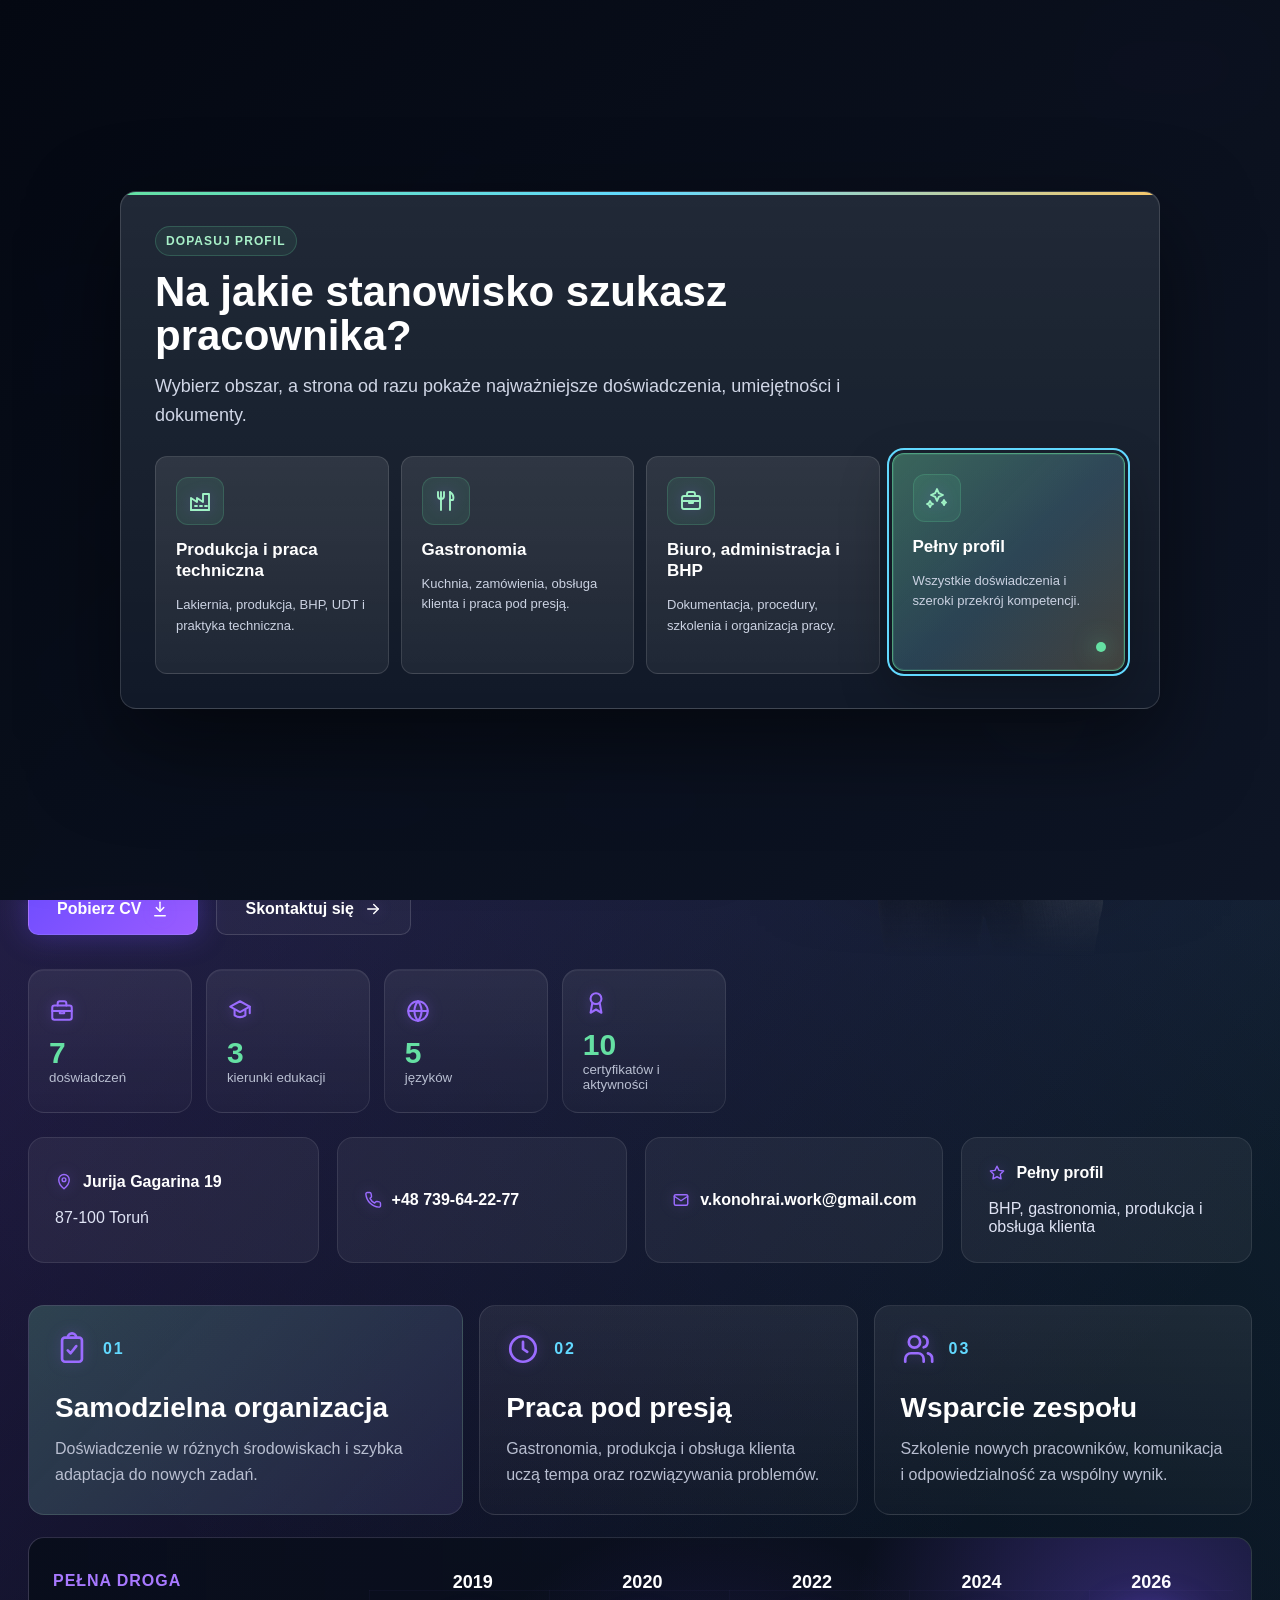
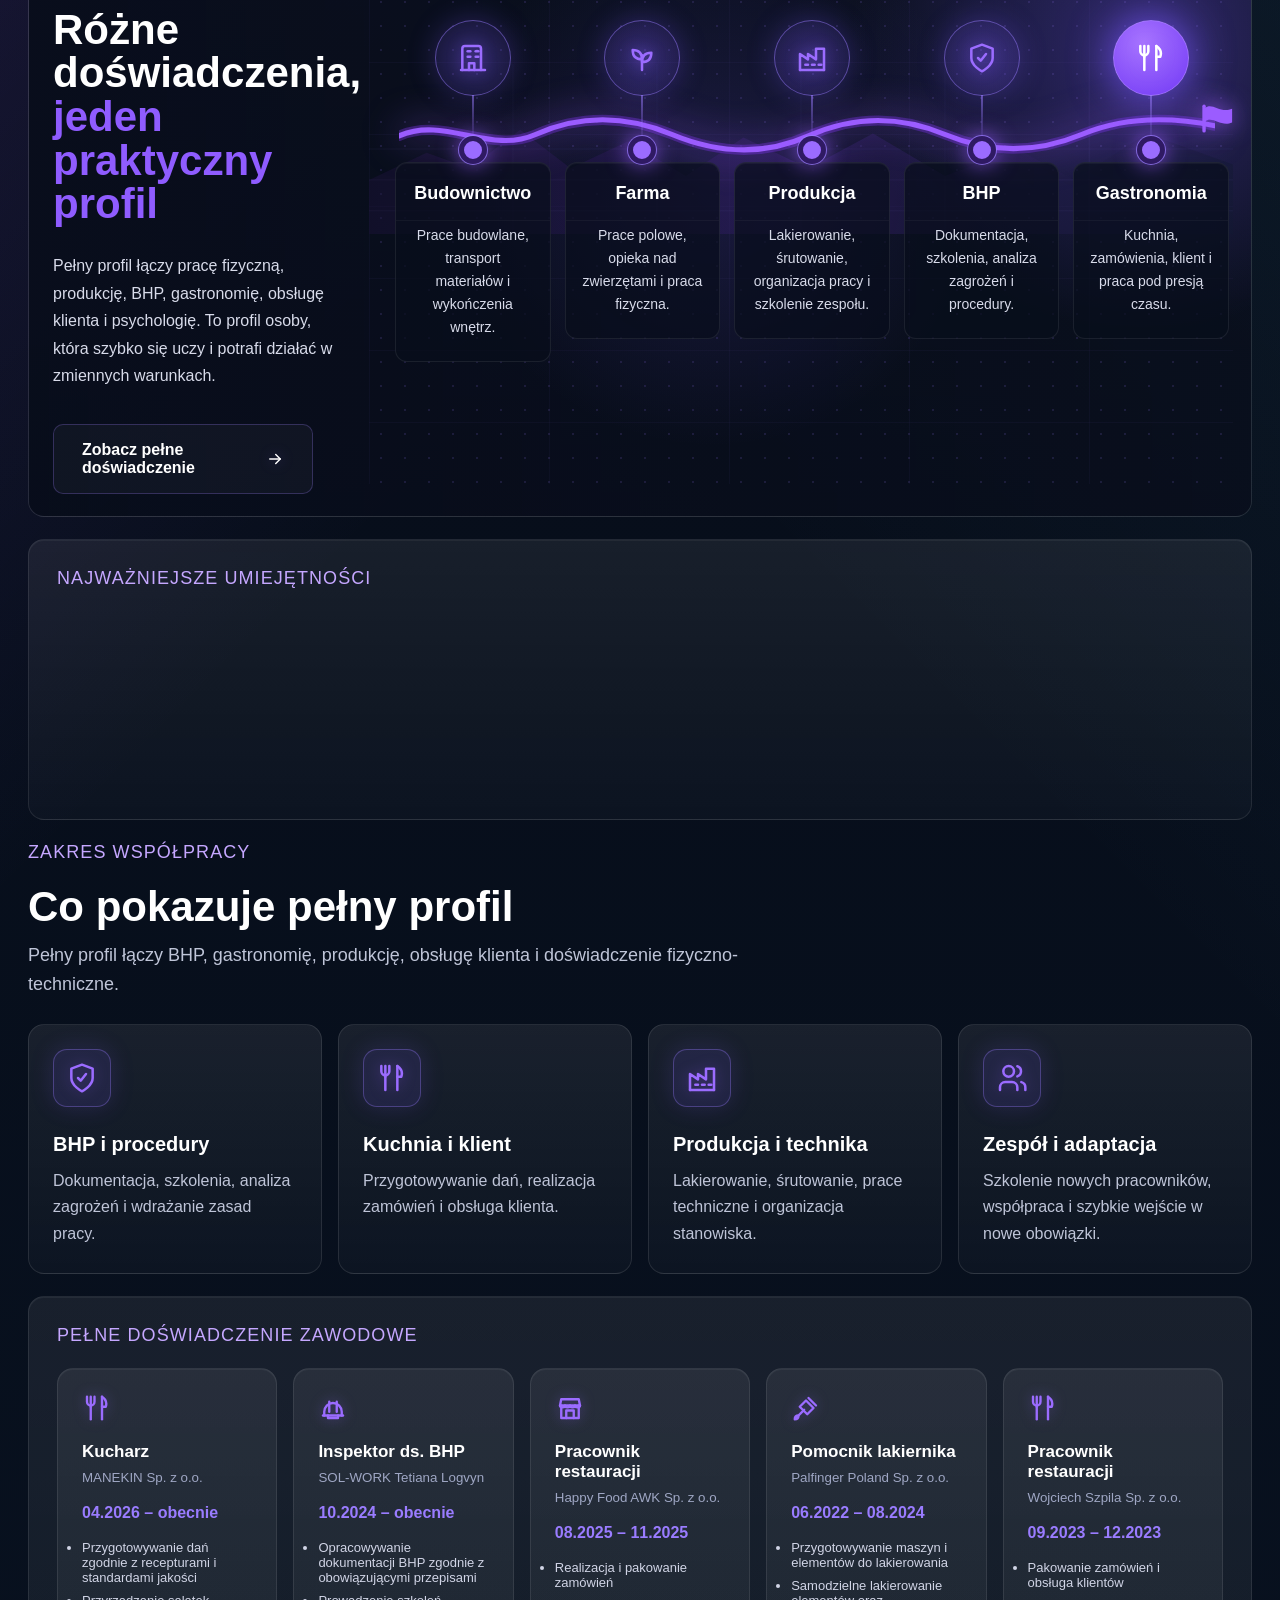
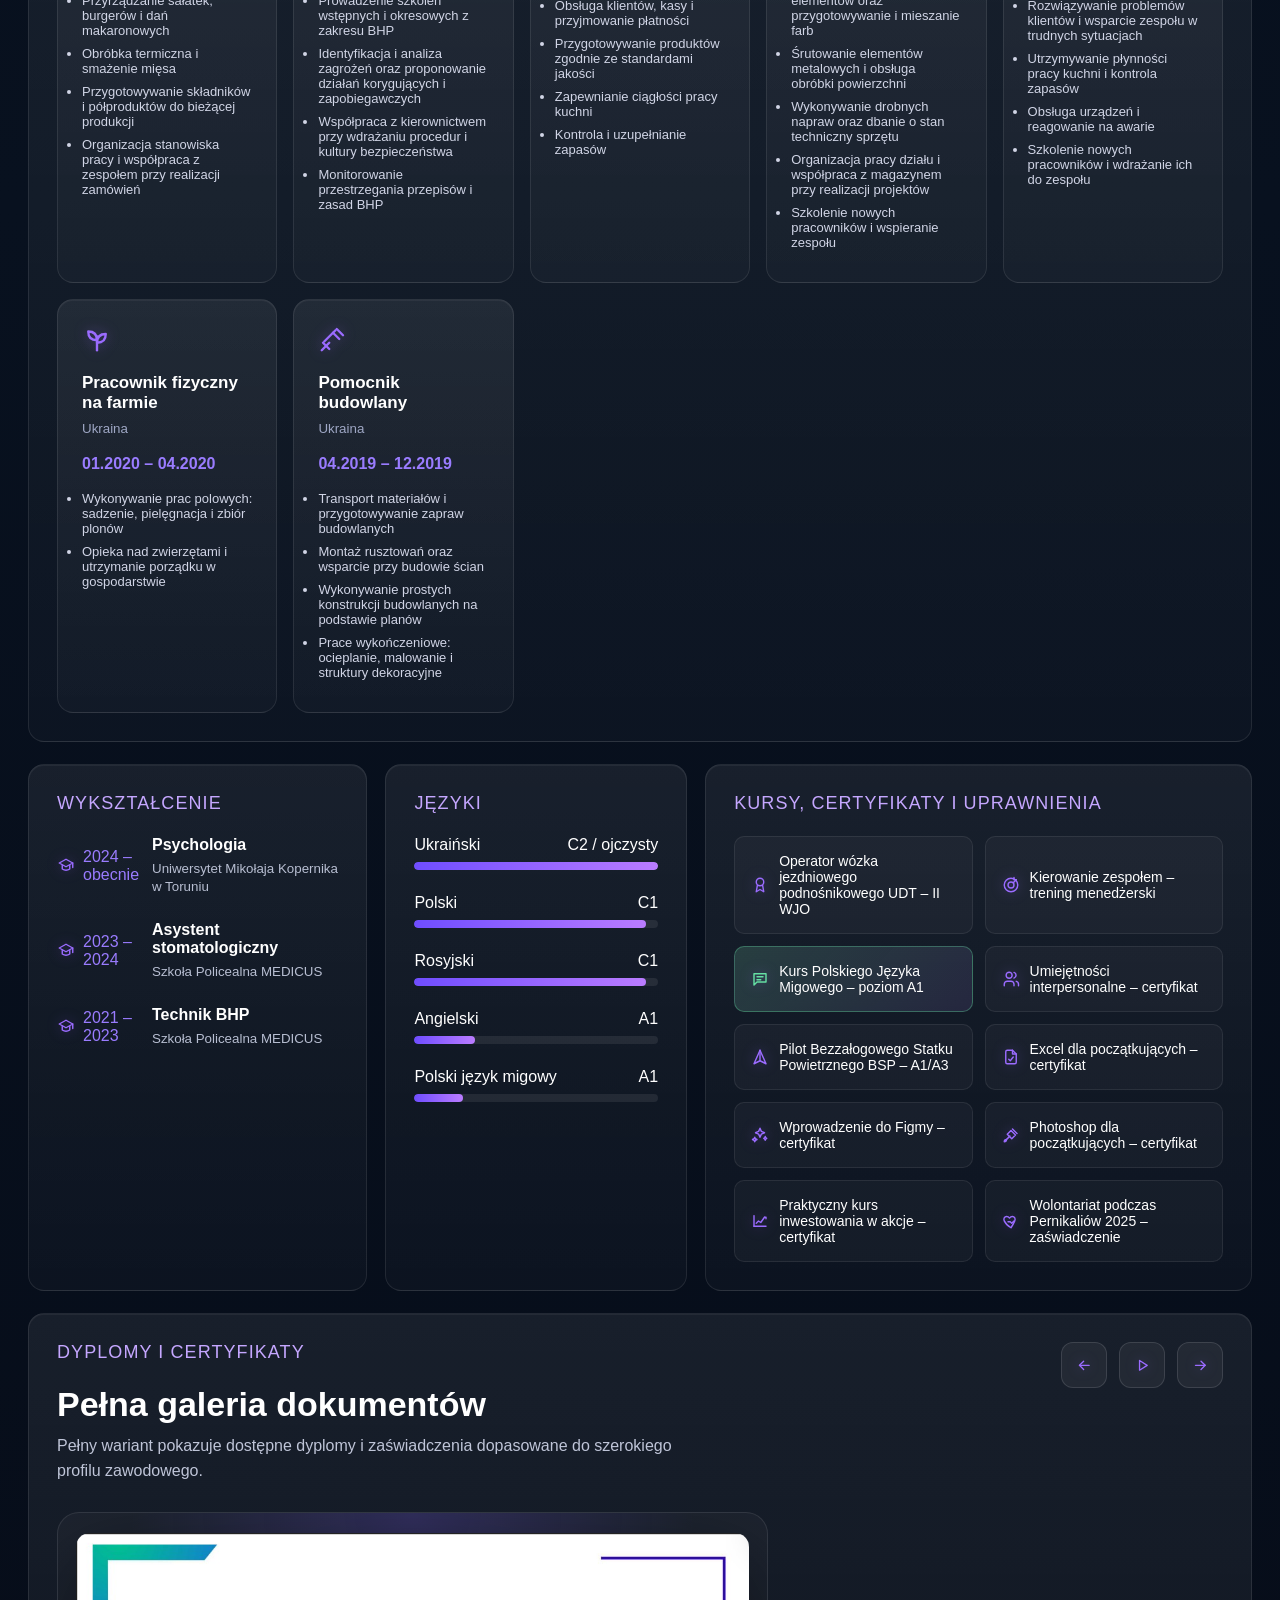
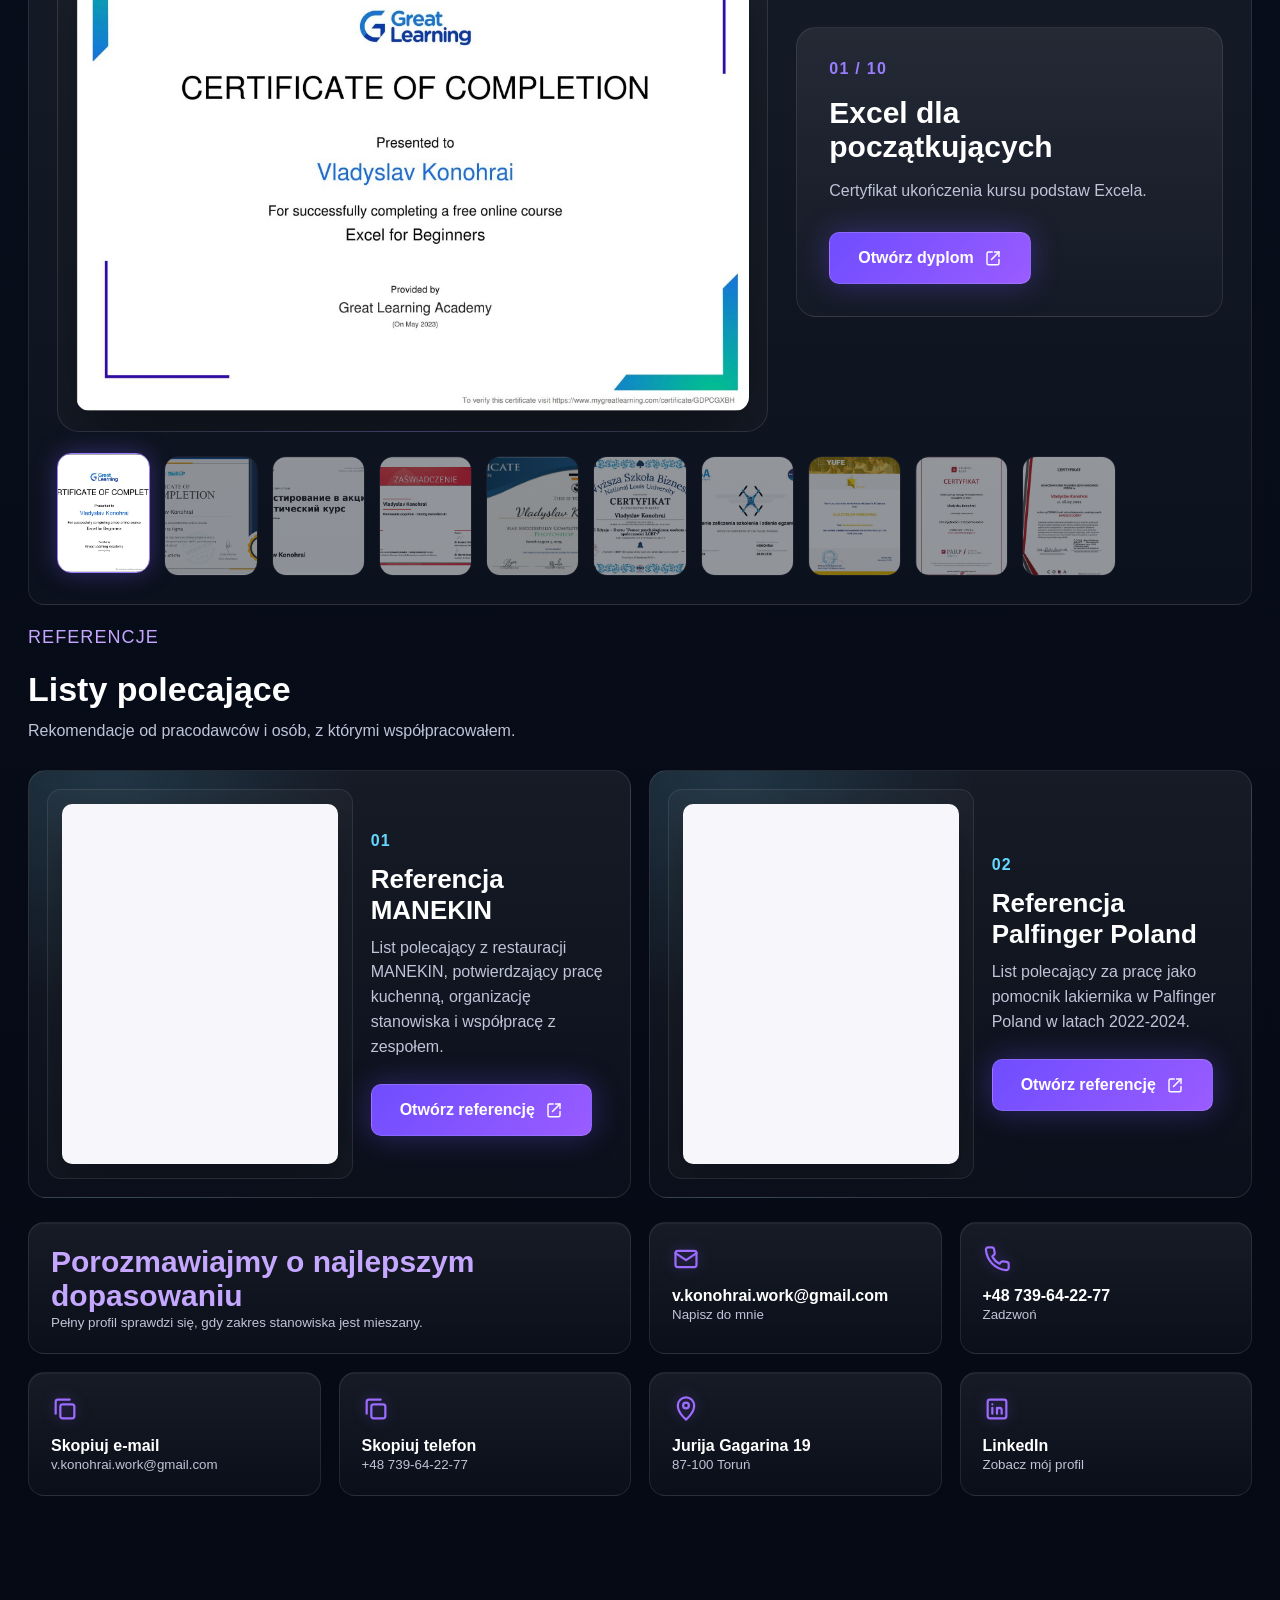
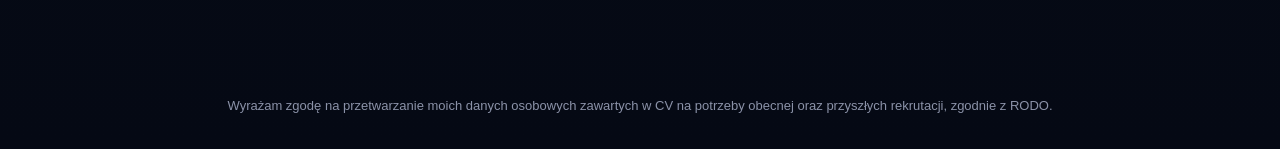
<file: index.html>
<!DOCTYPE html>
<html lang="pl">
<head>
<meta charset="UTF-8" />
<meta name="viewport" content="width=device-width, initial-scale=1.0" />
<title>Vladyslav Konohrai | CV – psychologia i BHP</title>
<meta name="description" content="Vladyslav Konohrai – student psychologii i specjalista BHP w Toruniu. Doświadczenie, edukacja, umiejętności, certyfikaty oraz kontakt.">
<link rel="canonical" href="https://groznayabulochka.github.io/vladyslav-konohrai-cv/">
<meta name="application-name" content="Vladyslav Konohrai">
<meta name="creator" content="Vladyslav Konohrai">
<meta name="publisher" content="Vladyslav Konohrai">
<meta name="robots" content="index, follow, max-image-preview:large">
<meta name="theme-color" content="#7a5cff">
<meta name="color-scheme" content="dark">

<meta property="og:title" content="Vladyslav Konohrai | CV – psychologia i BHP">
<meta property="og:description" content="Student psychologii i specjalista BHP w Toruniu. Poznaj moje doświadczenie, edukację, umiejętności i certyfikaty.">
<meta property="og:type" content="profile">
<meta property="og:url" content="https://groznayabulochka.github.io/vladyslav-konohrai-cv/">
<meta property="og:site_name" content="Vladyslav Konohrai">
<meta property="og:locale" content="pl_PL">
<meta property="og:image" content="https://groznayabulochka.github.io/vladyslav-konohrai-cv/photo.png">
<meta property="og:image:type" content="image/png">
<meta property="og:image:width" content="1000">
<meta property="og:image:height" content="1553">
<meta property="og:image:alt" content="Vladyslav Konohrai">
<meta property="profile:first_name" content="Vladyslav">
<meta property="profile:last_name" content="Konohrai">

<meta name="geo.region" content="PL-KP">
<meta name="geo.placename" content="Toruń">
<meta name="geo.position" content="53.0138;18.5984">
<meta name="ICBM" content="53.0138, 18.5984">

<meta name="twitter:card" content="summary_large_image">
<meta name="twitter:title" content="Vladyslav Konohrai | CV – psychologia i BHP">
<meta name="twitter:description" content="Student psychologii i specjalista BHP w Toruniu. Doświadczenie, edukacja, umiejętności i certyfikaty.">
<meta name="twitter:image" content="https://groznayabulochka.github.io/vladyslav-konohrai-cv/photo.png">
<meta name="twitter:image:alt" content="Vladyslav Konohrai">

<link rel="icon" href="favicon.ico" sizes="48x48">
<link rel="icon" type="image/png" href="favicon.png" sizes="96x96">
<link rel="apple-touch-icon" href="apple-touch-icon.png" sizes="180x180">
<link rel="manifest" href="site.webmanifest">

<link rel="preload" href="photo.png" as="image" type="image/png" fetchpriority="high">
<link rel="stylesheet" href="assets/css/base.css?v=20260630-4">
<link rel="stylesheet" href="assets/css/journey.css?v=20260630-1">
<link rel="stylesheet" href="assets/css/sections.css?v=20260630-1">
<link rel="stylesheet" href="assets/css/diplomas.css?v=20260630-1">
<link rel="stylesheet" href="assets/css/icons.css?v=20260630-1">
<link rel="stylesheet" href="assets/css/animations.css?v=20260630-1">
<link rel="stylesheet" href="assets/css/job-personalizer.css?v=20260721-1">
<link rel="stylesheet" href="assets/css/responsive.css?v=20260630-4">

<script type="application/ld+json">
{
  "@context": "https://schema.org",
  "@graph": [
    {
      "@type": "WebSite",
      "@id": "https://groznayabulochka.github.io/vladyslav-konohrai-cv/#website",
      "url": "https://groznayabulochka.github.io/vladyslav-konohrai-cv/",
      "name": "Vladyslav Konohrai",
      "alternateName": ["Vladyslav Konohrai CV", "VK"],
      "inLanguage": ["pl", "en", "ru"]
    },
    {
      "@type": "ProfilePage",
      "@id": "https://groznayabulochka.github.io/vladyslav-konohrai-cv/#profile",
      "url": "https://groznayabulochka.github.io/vladyslav-konohrai-cv/",
      "name": "Vladyslav Konohrai | CV – psychologia i BHP",
      "isPartOf": { "@id": "https://groznayabulochka.github.io/vladyslav-konohrai-cv/#website" },
      "mainEntity": { "@id": "https://groznayabulochka.github.io/vladyslav-konohrai-cv/#person" },
      "primaryImageOfPage": {
        "@type": "ImageObject",
        "url": "https://groznayabulochka.github.io/vladyslav-konohrai-cv/photo.png",
        "width": 1000,
        "height": 1553
      },
      "inLanguage": "pl"
    },
    {
      "@type": "Person",
      "@id": "https://groznayabulochka.github.io/vladyslav-konohrai-cv/#person",
      "name": "Vladyslav Konohrai",
      "alternateName": ["GroznayaBulochka", "Groznaya Bulochka"],
      "url": "https://groznayabulochka.github.io/vladyslav-konohrai-cv/",
      "image": "https://groznayabulochka.github.io/vladyslav-konohrai-cv/photo.png",
      "jobTitle": "Psychology Student and Safety Specialist",
      "description": "Student psychologii i specjalista BHP zainteresowany bezpieczeństwem pracy, psychologią i rozwojem ludzi.",
      "email": "v.konohrai.work@gmail.com",
      "telephone": "+48739642277",
      "address": {
        "@type": "PostalAddress",
        "addressLocality": "Toruń",
        "addressCountry": "PL"
      },
      "affiliation": {
        "@type": "CollegeOrUniversity",
        "name": "Uniwersytet Mikołaja Kopernika w Toruniu"
      },
      "knowsLanguage": ["Ukrainian", "Polish", "Russian", "English", "Polish Sign Language"],
      "knowsAbout": [
        "Psychology",
        "Occupational Health and Safety",
        "Human Behavior",
        "Leadership",
        "Workplace Safety",
        "Team Management"
      ],
      "sameAs": [
        "https://github.com/GroznayaBulochka",
        "https://www.linkedin.com/in/vkonohrai/"
      ]
    }
  ]
}
</script>

</head>

<body>
<div class="copy-toast" role="status" aria-live="polite"></div>
<a class="skip-link" href="#main-content">Przejdź do treści</a>
<div class="job-gate" data-job-gate role="dialog" aria-modal="true" aria-labelledby="jobGateTitle" aria-describedby="jobGateDesc" hidden>
  <div class="job-gate-panel">
    <div class="job-gate-kicker" data-job-gate-kicker>Dopasuj profil</div>
    <h2 id="jobGateTitle" data-job-gate-title>Na jakie stanowisko szukasz pracownika?</h2>
    <p id="jobGateDesc" data-job-gate-desc>Wybierz obszar, a strona od razu pokaże najważniejsze doświadczenia, umiejętności i dokumenty.</p>

    <div class="job-choice-grid" role="group" aria-label="Obszary stanowiska" data-job-choice-grid>
      <button class="job-choice" type="button" data-role-choice="production">
        <vk-icon name="factory"></vk-icon>
        <span>Produkcja i praca techniczna</span>
        <small>Lakierowanie, śrutowanie, organizacja stanowiska i BHP.</small>
      </button>
      <button class="job-choice" type="button" data-role-choice="gastro">
        <vk-icon name="utensils"></vk-icon>
        <span>Gastronomia</span>
        <small>Kuchnia, realizacja zamówień, obsługa klienta i praca pod presją czasu.</small>
      </button>
      <button class="job-choice" type="button" data-role-choice="office">
        <vk-icon name="briefcase"></vk-icon>
        <span>Biuro, administracja i BHP</span>
        <small>Dokumentacja, procedury, kontakt z ludźmi i organizacja pracy.</small>
      </button>
      <button class="job-choice" type="button" data-role-choice="all">
        <vk-icon name="sparkles"></vk-icon>
        <span>Pełny profil</span>
        <small>Wszystkie doświadczenia i szerszy obraz kompetencji.</small>
      </button>
    </div>
  </div>
</div>
<div class="page">

  <nav aria-label="Główna nawigacja">
    <a class="logo" href="#home" aria-label="Vladyslav Konohrai">
  <img src="logocv.svg" alt="Vladyslav Konohrai logo">
</a>

    <button class="menu-toggle" type="button" aria-label="Menu" aria-controls="main-menu" aria-expanded="false">
      <span class="menu-toggle-label">Menu</span>
      <vk-icon class="menu-icon-open" name="menu"></vk-icon>
      <vk-icon class="menu-icon-close" name="x"></vk-icon>
    </button>

    <div class="menu" id="main-menu">
      <a href="#about">O mnie</a>
      <a href="#skills">Umiejętności</a>
      <a href="#services">Zakres</a>
      <a href="#experience">Doświadczenie</a>
      <a href="#education">Edukacja</a>
      <a href="#achievements">Osiągnięcia</a>
      <a href="#references">Referencje</a>
      <a href="#contact">Kontakt</a>
    </div>

    <div class="lang-switch" aria-label="Wybierz język strony">
      <button type="button" data-lang="pl" class="active" aria-pressed="true">PL</button>
      <button type="button" data-lang="en" aria-pressed="false">EN</button>
      <button type="button" data-lang="ru" aria-pressed="false">RU</button>
    </div>

    <a class="btn nav-cta" data-cv-link
   href="CV/CV_All_Vladyslav_Konohrai.pdf"
   target="_blank"
   download="CV_All_Vladyslav_Konohrai.pdf">
   Pobierz CV <vk-icon name="download"></vk-icon>
</a>
  </nav>

  <main id="main-content">

  <section id="home" class="hero">
    <div>
      <div class="tag">PSYCHOLOGY STUDENT • SAFETY SPECIALIST</div>

      <h1>Vladyslav <span>Konohrai</span></h1>

        <h2 class="hero-subtitle">
        Rozumiem ludzi.<br>
        Buduję bezpieczniejsze środowiska.
        </h2>

        <p>
        Student psychologii z doświadczeniem w pracy fizycznej, obsłudze klienta
        oraz w obszarze BHP. Motywuje mnie nauka, odpowiedzialność i rozwój.
        </p>

      <div class="hero-pills" aria-label="Najważniejsze obszary">
        <span><vk-icon name="shield"></vk-icon> Inspektor BHP</span>
        <span><vk-icon name="brain"></vk-icon> Psychologia UMK</span>
        <span><vk-icon name="clipboard-check"></vk-icon> Organizacja pracy</span>
        <span><vk-icon name="map-pin"></vk-icon> Toruń</span>
      </div>

      <div class="role-summary" data-role-summary aria-live="polite">
        <div>
          <span data-role-eyebrow>Wybrany profil</span>
          <strong data-role-title>Pełny profil</strong>
          <small data-role-desc>Strona pokazuje pełny przekrój doświadczenia.</small>
        </div>
        <button class="role-change" type="button" data-role-change>
          Zmień profil <vk-icon name="arrow-right"></vk-icon>
        </button>
      </div>

      <div class="actions">
        <a class="btn" data-cv-link
   href="CV/CV_All_Vladyslav_Konohrai.pdf"
   target="_blank"
   download="CV_All_Vladyslav_Konohrai.pdf">
   Pobierz CV <vk-icon name="download"></vk-icon>
</a>
        <a class="btn secondary" href="mailto:v.konohrai.work@gmail.com">Skontaktuj się <vk-icon name="arrow-right"></vk-icon></a>
      </div>

      <div class="stats">
        <div class="stat"><vk-icon name="briefcase"></vk-icon><strong>5+</strong><small>lat doświadczenia</small></div>
        <div class="stat"><vk-icon name="graduation-cap"></vk-icon><strong>3</strong><small>kierunki edukacji</small></div>
        <div class="stat"><vk-icon name="globe"></vk-icon><strong>5</strong><small>języków</small></div>
        <div class="stat"><vk-icon name="award"></vk-icon><strong>10+</strong><small>certyfikatów</small></div>
      </div>
    </div>

    <div class="photo-wrap">
    <img class="photo" src="photo.png" alt="Vladyslav Konohrai" width="1000" height="1553" fetchpriority="high" decoding="async">

    <div class="orbit-item orbit-1"><vk-icon name="brain"></vk-icon><span>Psychologia</span></div>
    <div class="orbit-item orbit-2"><vk-icon name="users"></vk-icon><span>Zespół</span></div>
    <div class="orbit-item orbit-3"><vk-icon name="chart"></vk-icon><span>Analiza</span></div>
    <div class="orbit-item orbit-4"><vk-icon name="shield"></vk-icon><span>BHP</span></div>
    </div>

    <div class="side-info">
      <div class="info-box"><b><vk-icon name="map-pin"></vk-icon> Jurija Gagarina 19</b><br>87-100 Toruń</div>
      <div class="info-box"><b><vk-icon name="phone"></vk-icon> +48 739-64-22-77</b></div>
      <div class="info-box">
  <b>
    <vk-icon name="mail"></vk-icon>
    <a href="mailto:v.konohrai.work@gmail.com?subject=Kontakt%20ze%20strony%20CV">
      v.konohrai.work@gmail.com
    </a>
  </b>
</div>
      <div class="info-box"><b><vk-icon name="star"></vk-icon> Dostępny do współpracy</b><br>Otwarty na nowe możliwości</div>
    </div>
  </section>

  <section class="section focus-strip" aria-label="Najważniejsze kompetencje">
    <article class="focus-card focus-card-primary">
      <div class="focus-top"><vk-icon name="shield"></vk-icon><span>01</span></div>
      <h2>Bezpieczeństwo pracy</h2>
      <p>Dokumentacja, szkolenia i praktyczne podejście do procedur BHP.</p>
    </article>

    <article class="focus-card">
      <div class="focus-top"><vk-icon name="users"></vk-icon><span>02</span></div>
      <h2>Praca z ludźmi</h2>
      <p>Komunikacja, obsługa klienta i wsparcie zespołu w codziennych zadaniach.</p>
    </article>

    <article class="focus-card">
      <div class="focus-top"><vk-icon name="target"></vk-icon><span>03</span></div>
      <h2>Analiza i porządek</h2>
      <p>Uważność na detale, szybka adaptacja i odpowiedzialność za wynik.</p>
    </article>
  </section>

  <section id="about" class="section card">
  <div class="journey">

    <div class="path-bg">
      <svg viewBox="0 0 1200 220" preserveAspectRatio="none">
        <defs>
          <linearGradient id="mountainGrad" x1="0" x2="1">
            <stop offset="0%" stop-color="#1b1238"/>
            <stop offset="50%" stop-color="#34206a"/>
            <stop offset="100%" stop-color="#141a34"/>
          </linearGradient>
        </defs>

        <path d="M0 150 L80 115 L140 135 L210 85 L280 135 L360 100 L440 145 L520 95 L610 135 L700 90 L800 145 L900 110 L980 150 L1080 90 L1200 130 L1200 220 L0 220 Z"
              fill="url(#mountainGrad)"
              opacity=".75"/>

        <path d="M0 110 H1200 M0 150 H1200 M0 190 H1200"
              stroke="rgba(154,124,255,.13)"
              stroke-width="1"/>

        <path d="M200 0 V220 M400 0 V220 M600 0 V220 M800 0 V220 M1000 0 V220"
              stroke="rgba(154,124,255,.09)"
              stroke-width="1"/>
      </svg>
    </div>

    <div class="journey-intro">
      <div class="section-title">MÓJ PUNKT DROGI</div>

      <h2>
        Droga, która mnie
        <span>ukształtowała</span>
      </h2>

      <p>
        Każde doświadczenie było krokiem naprzód.
        Od pracy fizycznej przez przemysł, aż do
        psychologii i bezpieczeństwa pracy.
        Dziś łączę wiedzę o człowieku z dbałością
        o bezpieczeństwo i rozwój.
      </p>

      <a href="#experience" class="btn secondary">
        Poznaj moją historię <vk-icon name="arrow-right"></vk-icon>
      </a>
    </div>

    <div class="point">
      <div class="year">2019</div>
      <div class="icon"><vk-icon name="building"></vk-icon></div>
      <b>Budownictwo</b>
      <small>Pierwsze doświadczenie w pracy fizycznej i na budowie.</small>
    </div>

    <div class="point">
      <div class="year">2020</div>
      <div class="icon"><vk-icon name="sprout"></vk-icon></div>
      <b>Farma</b>
      <small>Praca w gospodarstwie, opieka nad zwierzętami, dyscyplina.</small>
    </div>

    <div class="point">
      <div class="year">2022</div>
      <div class="icon"><vk-icon name="factory"></vk-icon></div>
      <b>Przemysł</b>
      <small>Lakierowanie, organizacja pracy i zarządzanie zespołem.</small>
    </div>

    <div class="point">
      <div class="year">2024</div>
      <div class="icon"><vk-icon name="shield"></vk-icon></div>
      <b>Specjalista BHP</b>
      <small>Odpowiedzialność za bezpieczeństwo, szkolenia i procedury.</small>
    </div>

    <div class="point">
      <div class="year">2024+</div>
      <div class="icon"><vk-icon name="brain"></vk-icon></div>
      <b>Psychologia</b>
      <small>Rozwój wiedzy o człowieku, motywacji i komunikacji.</small>
    </div>
    </div>
  </section>

  <section id="skills" class="section card">
    <div class="section-title">Moje mocne strony</div>
    <div class="strengths">
      <div class="strength"><vk-icon name="clipboard-check"></vk-icon><span>Organizacja<br>i samodzielność</span></div>
      <div class="strength"><vk-icon name="clock"></vk-icon><span>Praca pod presją<br>czasu</span></div>
      <div class="strength"><vk-icon name="message"></vk-icon><span>Obsługa klienta<br>i komunikacja</span></div>
      <div class="strength"><vk-icon name="target"></vk-icon><span>Rozwiązywanie<br>problemów</span></div>
      <div class="strength"><vk-icon name="sparkles"></vk-icon><span>Szybka nauka<br>i adaptacja</span></div>
      <div class="strength"><vk-icon name="shield"></vk-icon><span>Odpowiedzialność<br>i zaangażowanie</span></div>
      <div class="strength"><vk-icon name="award"></vk-icon><span>Uprawnienia<br>UDT</span></div>
      <div class="strength"><vk-icon name="users"></vk-icon><span>Praca zespołowa<br>i wsparcie</span></div>
    </div>
  </section>

  <section id="services" class="section service-section">
    <div class="section-heading">
      <div class="section-title">Zakres współpracy</div>
      <h2>Co wnoszę do zespołu</h2>
      <p>Łączę praktyczne doświadczenie z BHP, pracą operacyjną i psychologicznym spojrzeniem na ludzi.</p>
    </div>

    <div class="service-grid">
      <article class="service-card">
        <div class="service-icon"><vk-icon name="shield"></vk-icon></div>
        <h3>Procedury i dokumentacja</h3>
        <p>Wsparcie w tworzeniu dokumentacji, analizie zagrożeń i porządkowaniu zasad pracy.</p>
      </article>

      <article class="service-card">
        <div class="service-icon"><vk-icon name="users"></vk-icon></div>
        <h3>Komunikacja z zespołem</h3>
        <p>Spokojna praca z ludźmi, wyjaśnianie zasad i budowanie odpowiedzialności.</p>
      </article>

      <article class="service-card">
        <div class="service-icon"><vk-icon name="clipboard-check"></vk-icon></div>
        <h3>Organizacja stanowiska</h3>
        <p>Praktyczne spojrzenie na proces, ergonomię, jakość i codzienną efektywność.</p>
      </article>

      <article class="service-card">
        <div class="service-icon"><vk-icon name="brain"></vk-icon></div>
        <h3>Rozwój i nauka</h3>
        <p>Szybkie uczenie się, zbieranie informacji i przekładanie wiedzy na działanie.</p>
      </article>
    </div>
  </section>

  <section id="experience" class="section card">
    <div class="section-title">Doświadczenie</div>

    <div class="experience">
      <div class="exp-card" data-experience-key="cook" data-role-match="gastro all">
        <div class="icon"><vk-icon name="utensils"></vk-icon></div>
        <h3>Kucharz</h3>
        <small>MANEKIN Sp. z o.o.</small>
        <div class="date">04.2026 – obecnie</div>
        <ul>
          <li>Przygotowywanie dań zgodnie z recepturami i standardami jakości</li>
          <li>Obróbka termiczna i smażenie mięsa</li>
          <li>Przyrządzanie sałatek, burgerów i dań makaronowych</li>
          <li>Przygotowywanie składników i półproduktów do bieżącej produkcji</li>
          <li>Organizacja stanowiska pracy i współpraca z zespołem przy realizacji zamówień</li>
        </ul>
      </div>

      <div class="exp-card" data-experience-key="safety" data-role-match="office production all">
        <div class="icon"><vk-icon name="hard-hat"></vk-icon></div>
        <h3>Inspektor ds. BHP</h3>
        <small>SOL-WORK Tetiana Logvyn</small>
        <div class="date">10.2024 – obecnie</div>
        <ul>
          <li>Opracowywanie dokumentacji BHP zgodnie z obowiązującymi przepisami</li>
          <li>Prowadzenie szkoleń wstępnych i okresowych z zakresu BHP</li>
          <li>Identyfikacja i analiza zagrożeń oraz proponowanie działań korygujących i zapobiegawczych</li>
          <li>Współpraca z kierownictwem przy wdrażaniu procedur i kultury bezpieczeństwa</li>
          <li>Monitorowanie przestrzegania przepisów i zasad BHP</li>
        </ul>
      </div>

      <div class="exp-card" data-experience-key="painting" data-role-match="production all">
        <div class="icon"><vk-icon name="paintbrush"></vk-icon></div>
        <h3>Pomocnik lakiernika</h3>
        <small>Palfinger Poland Sp. z o.o.</small>
        <div class="date">06.2022 – 08.2024</div>
        <ul>
          <li>Przygotowywanie maszyn i elementów do lakierowania</li>
          <li>Samodzielne lakierowanie elementów oraz przygotowywanie i mieszanie farb</li>
          <li>Śrutowanie elementów metalowych i obsługa obróbki powierzchni</li>
          <li>Wykonywanie drobnych napraw oraz dbanie o stan techniczny sprzętu</li>
          <li>Organizacja pracy działu i współpraca z magazynem przy realizacji projektów</li>
          <li>Szkolenie nowych pracowników i wspieranie zespołu</li>
        </ul>
      </div>

      <div class="exp-card" data-experience-key="restaurant-bydgoszcz" data-role-match="gastro all">
        <div class="icon"><vk-icon name="utensils"></vk-icon></div>
        <h3>Pracownik restauracji</h3>
        <small>Wojciech Szpila Sp. z o.o.</small>
        <div class="date">09.2023 – 12.2023</div>
        <ul>
          <li>Pakowanie zamówień i obsługa klientów</li>
          <li>Rozwiązywanie problemów klientów i wsparcie zespołu w trudnych sytuacjach</li>
          <li>Utrzymywanie płynności pracy kuchni i kontrola zapasów</li>
          <li>Obsługa urządzeń i reagowanie na awarie</li>
          <li>Szkolenie nowych pracowników i wdrażanie ich do zespołu</li>
        </ul>
      </div>

      <div class="exp-card" data-experience-key="restaurant-torun" data-role-match="gastro office all">
        <div class="icon"><vk-icon name="store"></vk-icon></div>
        <h3>Pracownik restauracji</h3>
        <small>Happy Food AWK Sp. z o.o.</small>
        <div class="date">08.2025 – 11.2025</div>
        <ul>
          <li>Realizacja i pakowanie zamówień</li>
          <li>Obsługa klientów, kasy i przyjmowanie płatności</li>
          <li>Przygotowywanie produktów zgodnie ze standardami jakości</li>
          <li>Zapewnianie ciągłości pracy kuchni</li>
          <li>Kontrola i uzupełnianie zapasów</li>
        </ul>
      </div>

      <div class="exp-card" data-experience-key="construction" data-role-match="production all">
        <div class="icon"><vk-icon name="hammer"></vk-icon></div>
        <h3>Pomocnik budowlany</h3>
        <small>Ukraina</small>
        <div class="date">04.2019 – 12.2019</div>
        <ul>
          <li>Transport materiałów i przygotowywanie zapraw budowlanych</li>
          <li>Montaż rusztowań oraz wsparcie przy budowie ścian</li>
          <li>Wykonywanie prostych konstrukcji budowlanych na podstawie planów</li>
          <li>Prace wykończeniowe: ocieplanie, malowanie i struktury dekoracyjne</li>
        </ul>
      </div>

      <div class="exp-card" data-experience-key="farm" data-role-match="all">
        <div class="icon"><vk-icon name="sprout"></vk-icon></div>
        <h3>Pracownik fizyczny na farmie</h3>
        <small>Ukraina</small>
        <div class="date">01.2020 – 04.2020</div>
        <ul>
          <li>Wykonywanie prac polowych: sadzenie, pielęgnacja i zbiór plonów</li>
          <li>Opieka nad zwierzętami i utrzymanie porządku w gospodarstwie</li>
        </ul>
      </div>
    </div>
  </section>

  <section id="education" class="bottom-grid">
    <div class="card">
      <div class="section-title">Edukacja</div>

      <div class="timeline-item">
        <span><vk-icon name="graduation-cap"></vk-icon> 2024 – obecnie</span>
        <div><b>Psychologia</b><small>Uniwersytet Mikołaja Kopernika w Toruniu</small></div>
      </div>

      <div class="timeline-item">
        <span><vk-icon name="graduation-cap"></vk-icon> 2023 – 2024</span>
        <div><b>Asystent stomatologiczny</b><small>Szkoła Policealna MEDICUS</small></div>
      </div>

      <div class="timeline-item">
        <span><vk-icon name="graduation-cap"></vk-icon> 2021 – 2023</span>
        <div><b>Technik BHP</b><small>Szkoła Policealna MEDICUS</small></div>
      </div>
    </div>

    <div class="card">
      <div class="section-title">Języki</div>

      <div class="lang">
        <div class="lang-row"><span>Ukraiński</span><span>C2</span></div>
        <div class="bar"><div style="width:100%"></div></div>
      </div>

      <div class="lang">
        <div class="lang-row"><span>Polski</span><span>C1</span></div>
        <div class="bar"><div style="width:95%"></div></div>
      </div>

      <div class="lang">
        <div class="lang-row"><span>Rosyjski</span><span>C1</span></div>
        <div class="bar"><div style="width:95%"></div></div>
      </div>

      <div class="lang">
        <div class="lang-row"><span>Angielski</span><span>A1</span></div>
        <div class="bar"><div style="width:25%"></div></div>
      </div>

      <div class="lang">
        <div class="lang-row"><span>Polski język migowy</span><span>A1</span></div>
        <div class="bar"><div style="width:20%"></div></div>
      </div>
    </div>

    <div class="card">
      <div class="section-title">Osiągnięcia i certyfikaty</div>

      <div class="certs">
        <div class="cert"><vk-icon name="file-check"></vk-icon> Excel dla początkujących</div>
        <div class="cert"><vk-icon name="users"></vk-icon> Umiejętności interpersonalne</div>
        <div class="cert"><vk-icon name="target"></vk-icon> Kierowanie zespołem</div>
        <div class="cert"><vk-icon name="chart"></vk-icon> Praktyczny kurs inwestowania w akcje</div>
        <div class="cert"><vk-icon name="paintbrush"></vk-icon> Photoshop dla początkujących</div>
        <div class="cert"><vk-icon name="sparkles"></vk-icon> Wprowadzenie do Figmy</div>
        <div class="cert"><vk-icon name="award"></vk-icon> Operator wózka widłowego UDT</div>
        <div class="cert"><vk-icon name="navigation"></vk-icon> Pilot BSP A1/A3</div>
        <div class="cert cert-new"><vk-icon name="message"></vk-icon> Polski język migowy A1</div>
        <div class="cert"><vk-icon name="heart-handshake"></vk-icon> Wolontariat Pernikalia 2025</div>
      </div>
    </div>
  </section>


  <section id="achievements" class="section card diploma-section">
  <div class="diploma-head">
    <div>
      <div class="section-title">Dyplomy i certyfikaty</div>
      <h2>Zobacz wszystkie dyplomy</h2>
      <p>Pełna galeria certyfikatów i zaświadczeń potwierdzających moje kwalifikacje.</p>
    </div>

    <div class="diploma-controls">
      <button type="button" data-diploma-prev aria-label="Poprzedni dyplom"><vk-icon name="arrow-left"></vk-icon></button>
      <button type="button" data-diploma-autoplay aria-label="Automatyczne przewijanie dyplomów" aria-pressed="false"><vk-icon name="play"></vk-icon></button>
      <button type="button" data-diploma-next aria-label="Następny dyplom"><vk-icon name="arrow-right"></vk-icon></button>
    </div>
  </div>

  <div class="diploma-viewer">
    <div class="diploma-preview">
      <img id="diplomaImage" src="dyplomy/ExcelDyp.jpg" alt="Dyplom" decoding="async">
    </div>

    <div class="diploma-info" aria-live="polite" aria-atomic="true">
      <span id="diplomaCount">01 / 10</span>
      <h3 id="diplomaTitle">Excel dla początkujących</h3>
      <p id="diplomaDesc">Certyfikat ukończenia kursu podstaw Excela.</p>

      <a id="diplomaPdf" class="btn" href="dyplomy/ExcelDyp.pdf" target="_blank" rel="noopener">
        Otwórz dyplom <vk-icon name="external-link"></vk-icon>
      </a>
    </div>
  </div>

  <div class="diploma-thumbs">
    <img src="dyplomy/ExcelDyp.jpg" class="active" alt="Excel dla początkujących" loading="lazy" decoding="async">
    <img src="dyplomy/FigmaDyp.jpg" alt="Wprowadzenie do Figmy" loading="lazy" decoding="async">
    <img src="dyplomy/InwestDyp1.jpg" alt="Praktyczny kurs inwestowania w akcje" loading="lazy" decoding="async">
    <img src="dyplomy/MenedzDyp.jpg" alt="Kierowanie zespołem" loading="lazy" decoding="async">
    <img src="dyplomy/PhotoshopDyp.jpg" alt="Photoshop dla początkujących" loading="lazy" decoding="async">
    <img src="dyplomy/PomocLGBT.jpg" alt="Pomoc osobom LGBT+" loading="lazy" decoding="async">
    <img src="dyplomy/potwierdzenie_zdania_egzaminu_A1A3.jpg" alt="Pilot BSP A1/A3" loading="lazy" decoding="async">
    <img src="dyplomy/Civicstar.jpg" alt="YUFE Civic Star" loading="lazy" decoding="async">
    <img src="dyplomy/UmiejętnościinterpersonalneDyp.jpg" alt="Umiejętności interpersonalne" loading="lazy" decoding="async">
    <img src="dyplomy/MigowyA1.jpg" alt="Polski język migowy A1" loading="lazy" decoding="async">
  </div>
</section>

  <section id="references" class="section reference-section">
    <div class="reference-head">
      <div class="section-title">Referencje</div>
      <h2>Listy polecające</h2>
      <p>Rekomendacje od pracodawców i osób, z którymi współpracowałem.</p>
    </div>

    <div class="reference-grid" data-reference-grid>
      <article class="reference-card">
        <a class="reference-preview" href="referencje/manekin.pdf" target="_blank" rel="noopener">
          <img src="referencje/manekin.jpg" alt="Referencja MANEKIN" loading="lazy" decoding="async">
        </a>
        <div class="reference-info">
          <span>01</span>
          <h3>Referencja MANEKIN</h3>
          <p>List polecający z restauracji MANEKIN, potwierdzający pracę kuchenną, organizację stanowiska i współpracę z zespołem.</p>
          <a class="btn" href="referencje/manekin.pdf" target="_blank" rel="noopener">
            Otwórz referencję <vk-icon name="external-link"></vk-icon>
          </a>
        </div>
      </article>

      <article class="reference-card">
        <a class="reference-preview" href="referencje/Referencje Palfinger Poland.pdf" target="_blank" rel="noopener">
          <img src="referencje/Referencje Palfinger Poland.jpg" alt="Referencja Palfinger Poland" loading="lazy" decoding="async">
        </a>
        <div class="reference-info">
          <span>02</span>
          <h3>Referencja Palfinger Poland</h3>
          <p>List polecający za pracę jako pomocnik lakiernika w Palfinger Poland w latach 2022-2024.</p>
          <a class="btn" href="referencje/Referencje Palfinger Poland.pdf" target="_blank" rel="noopener">
            Otwórz referencję <vk-icon name="external-link"></vk-icon>
          </a>
        </div>
      </article>
    </div>
  </section>

  <section id="contact" class="contact">
    <div class="contact-card">
      <h2>Porozmawiajmy!</h2>
      <small>Jestem otwarty na nowe możliwości i ciekawe projekty.</small>
    </div>

    <a class="contact-card contact-link" href="mailto:v.konohrai.work@gmail.com?subject=Kontakt%20ze%20strony%20CV">
      <vk-icon name="mail"></vk-icon><br><b>v.konohrai.work@gmail.com</b><br><small>Napisz do mnie</small>
    </a>
    <a class="contact-card contact-link" href="tel:+48739642277"><vk-icon name="phone"></vk-icon><br><b>+48 739-64-22-77</b><br><small>Zadzwoń</small></a>
    <button class="contact-card contact-copy contact-copy-email" type="button" data-copy="v.konohrai.work@gmail.com">
      <vk-icon name="copy"></vk-icon><br><b>Skopiuj e-mail</b><br><small>v.konohrai.work@gmail.com</small>
    </button>
    <button class="contact-card contact-copy contact-copy-phone" type="button" data-copy="+48739642277">
      <vk-icon name="copy"></vk-icon><br><b>Skopiuj telefon</b><br><small>+48 739-64-22-77</small>
    </button>
    <div class="contact-card contact-location"><vk-icon name="map-pin"></vk-icon><br><b>Jurija Gagarina 19</b><br><small>87-100 Toruń</small></div>
    <a class="contact-card contact-social contact-link" href="https://www.linkedin.com/in/vkonohrai/" target="_blank" rel="noopener noreferrer"><vk-icon name="linkedin"></vk-icon><br><b>LinkedIn</b><br><small>Zobacz mój profil</small></a>
  </section>
    <section class="quote-card">
    <div class="quote-mark">“</div>

    <p>
        Najważniejszy zasób każdej organizacji to ludzie.<br>
        Moim celem jest zrozumieć ich i tworzyć bezpieczne środowisko do rozwoju.
    </p>

    <div class="quote-logo">VK</div>
    </section>
  <footer class="rodo">
    Wyrażam zgodę na przetwarzanie moich danych osobowych zawartych w CV na potrzeby obecnej oraz przyszłych rekrutacji, zgodnie z RODO.
  </footer>
  </main>

</div>
<div class="floating-actions" aria-label="Szybkie akcje">
  <a href="#contact" aria-label="Kontakt"><vk-icon name="mail"></vk-icon><span>Kontakt</span></a>
  <a href="CV/CV_All_Vladyslav_Konohrai.pdf" data-cv-link download="CV_All_Vladyslav_Konohrai.pdf" aria-label="Pobierz CV"><vk-icon name="download"></vk-icon><span>CV</span></a>
  <button type="button" data-scroll-top aria-label="Do góry"><vk-icon name="arrow-up"></vk-icon><span>Góra</span></button>
</div>
<script src="assets/js/diplomas-data.js?v=20260728-1" defer></script>
<script src="assets/js/references-data.js?v=20260729-1" defer></script>
<script src="assets/js/icons.js?v=20260630-1" defer></script>
<script src="assets/js/translations.js?v=20260729-1" defer></script>
<script src="assets/js/job-personalizer.js?v=20260728-1" defer></script>
<script src="assets/js/mobile-menu.js?v=20260630-1" defer></script>
<script src="assets/js/diploma-gallery.js?v=20260630-1" defer></script>
<script src="assets/js/references.js?v=20260728-1" defer></script>
<script src="assets/js/ui-enhancements.js?v=20260630-4" defer></script>
</body>
</html>
</file>
<file: assets/css/base.css>
* {
  margin: 0;
  padding: 0;
  box-sizing: border-box;
}

:root {
  --line: rgba(255,255,255,.1);
  --text: #fff;
  --muted: #b9bfd1;
  --cyan: #62d9ff;
  --green: #65e0a3;
  --accent: #9a5cff;
  --accent-2: #62d9ff;
  --accent-rgb: 154, 92, 255;
  --accent-2-rgb: 98, 217, 255;
}

html {
  scroll-behavior: smooth;
}

main > section[id] {
  scroll-margin-top: 112px;
}

:focus-visible {
  outline: 2px solid var(--accent-2);
  outline-offset: 3px;
}

body {
  font-family: Inter, Arial, sans-serif;
  background:
    linear-gradient(135deg, rgba(var(--accent-rgb), .28), transparent 32%),
    linear-gradient(225deg, rgba(var(--accent-2-rgb), .14), transparent 34%),
    linear-gradient(180deg, #050914 0%, #08111f 52%, #050914 100%);
  color: var(--text);
  min-height: 100vh;
  padding: 28px;
  overflow-x: hidden;
}

.page {
  width: min(100%, 1500px);
  margin: auto;
}

.skip-link {
  position: fixed;
  top: 12px;
  left: 12px;
  z-index: 100;
  transform: translateY(-140%);
  background: #fff;
  color: #050914;
  padding: 10px 14px;
  border-radius: 8px;
  text-decoration: none;
  font-weight: 800;
  transition: transform .2s ease;
}

.skip-link:focus {
  transform: translateY(0);
}

nav {
  display: flex;
  justify-content: space-between;
  align-items: center;
  gap: 18px;
  margin-bottom: 48px;
  padding: 12px;
  border: 1px solid var(--line);
  border-radius: 18px;
  background: rgba(5, 9, 20, .78);
  backdrop-filter: blur(18px);
  position: sticky;
  top: 14px;
  z-index: 20;
  transition: background .24s ease, border-color .24s ease, box-shadow .24s ease, transform .24s ease;
}

nav.is-scrolled {
  background: rgba(5, 9, 20, .92);
  border-color: rgba(var(--accent-rgb), .24);
  box-shadow: 0 18px 48px rgba(0,0,0,.28);
}

.logo {
  display: inline-flex;
  align-items: center;
  text-decoration: none;
}

.logo img {
  width: 48px;
  height: 48px;
  display: block;
}

.menu {
  display: flex;
  gap: 8px;
  font-size: 15px;
  align-items: center;
  justify-content: center;
  flex-wrap: wrap;
}

.menu a {
  color: var(--text);
  text-decoration: none;
  padding: 10px 12px;
  border: 1px solid transparent;
  border-radius: 999px;
  transition: .25s;
}

.menu a:hover {
  color: #fff;
  border-color: rgba(154,124,255,.35);
  background: rgba(255,255,255,.055);
}

.menu-toggle {
  display: none;
  align-items: center;
  justify-content: center;
  gap: 9px;
  min-height: 44px;
  padding: 11px 15px;
  border: 1px solid rgba(154, 124, 255, .26);
  border-radius: 12px;
  color: #fff;
  background: rgba(255,255,255,.055);
  font: inherit;
  font-weight: 800;
  cursor: pointer;
  transition: transform .22s ease, border-color .22s ease, background .22s ease;
}

.menu-toggle:hover {
  transform: translateY(-1px);
  border-color: rgba(154, 124, 255, .5);
  background: rgba(154, 92, 255, .18);
}

.menu-toggle:focus-visible {
  outline: 2px solid rgba(98, 217, 255, .72);
  outline-offset: 2px;
}

.menu-toggle vk-icon {
  width: 18px;
  height: 18px;
  color: currentColor;
}

.menu-icon-close {
  display: none;
}

nav.menu-open .menu-icon-open {
  display: none;
}

nav.menu-open .menu-icon-close {
  display: inline-flex;
}

.lang-switch {
  display: inline-flex;
  align-items: center;
  gap: 4px;
  padding: 4px;
  border: 1px solid rgba(154, 124, 255, .25);
  border-radius: 999px;
  background: rgba(255, 255, 255, .04);
}

.lang-switch button {
  width: 38px;
  height: 34px;
  border: 0;
  border-radius: 999px;
  color: #d9ddf0;
  background: transparent;
  font: inherit;
  font-size: 13px;
  font-weight: 800;
  cursor: pointer;
  transition: color .2s ease, background .2s ease, box-shadow .2s ease;
}

.lang-switch button:hover,
.lang-switch button.active {
  color: white;
  background: rgba(154, 92, 255, .32);
  box-shadow: 0 0 18px rgba(154, 92, 255, .22);
}

.lang-switch button:focus-visible {
  outline: 2px solid rgba(98, 217, 255, .72);
  outline-offset: 2px;
}

.btn {
  background: linear-gradient(135deg, #6f4dff, var(--accent));
  border: 1px solid rgba(255,255,255,.14);
  color: white;
  padding: 16px 28px;
  border-radius: 10px;
  text-decoration: none;
  font-weight: 700;
  box-shadow: 0 0 30px rgba(111,77,255,.35);
  display: inline-flex;
  align-items: center;
  justify-content: center;
  min-height: 48px;
  transition: transform .22s ease, box-shadow .22s ease, border-color .22s ease;
}

.btn:hover {
  transform: translateY(-2px);
  box-shadow: 0 18px 40px rgba(111,77,255,.28);
}

.nav-cta {
  white-space: nowrap;
}

.hero {
  display: grid;
  grid-template-columns: minmax(420px, 1fr) minmax(560px, .95fr) minmax(248px, .5fr);
  gap: 24px;
  align-items: start;
  min-height: 750px;
  margin-bottom: 34px;
  padding: 22px 0 8px;
}

.tag {
  display: inline-block;
  padding: 12px 22px;
  border: 1px solid rgba(166,126,255,.35);
  border-radius: 30px;
  color: #c7adff;
  background: rgba(140, 90, 255, .12);
  font-size: 14px;
  margin-bottom: 34px;
}

h1 {
  font-size: 88px;
  line-height: .9;
  letter-spacing: 0;
  margin-bottom: 28px;
}

h1 span {
  display: block;
  background: linear-gradient(135deg, var(--accent), var(--accent-2));
  -webkit-background-clip: text;
  color: transparent;
}

.hero p {
  color: #d6d9e6;
  font-size: 20px;
  line-height: 1.65;
  max-width: 650px;
}

.hero-subtitle {
  font-size: 32px;
  line-height: 1.2;
  color: #c5a7ff;
  margin-bottom: 22px;
}

.hero-pills {
  display: flex;
  flex-wrap: wrap;
  gap: 10px;
  margin-top: 24px;
}

.hero-pills span {
  padding: 10px 13px;
  border-radius: 999px;
  color: #e9f8ff;
  background: rgba(98, 217, 255, .1);
  border: 1px solid rgba(98, 217, 255, .24);
  font-size: 14px;
  font-weight: 700;
}

.hero-pills span:nth-child(2) {
  background: rgba(101, 224, 163, .1);
  border-color: rgba(101, 224, 163, .25);
}

.hero-pills span:nth-child(3) {
  background: rgba(247, 200, 107, .1);
  border-color: rgba(247, 200, 107, .28);
}

.actions {
  display: flex;
  gap: 18px;
  margin: 32px 0;
}

.btn.secondary {
  background: rgba(255,255,255,.04);
  box-shadow: none;
}

.stats {
  display: grid;
  grid-template-columns: repeat(4, 1fr);
  gap: 14px;
  margin-top: 34px;
}

.stat,
.card,
.exp-card,
.contact-card {
  background: linear-gradient(180deg, rgba(255,255,255,.07), rgba(255,255,255,.025));
  border: 1px solid rgba(255,255,255,.09);
  border-radius: 16px;
  box-shadow: inset 0 1px 0 rgba(255,255,255,.05);
}

.stat {
  padding: 20px;
  min-height: 112px;
  display: flex;
  flex-direction: column;
  justify-content: center;
}

.stat strong {
  font-size: 30px;
  color: var(--green);
}

.stat small {
  color: #b9bfd1;
}

.photo-wrap {
  position: relative;
  display: grid;
  place-items: end center;
  justify-content: center;
  width: min(100%, 650px);
  height: 650px;
  margin: 0 auto;
  align-self: start;
  isolation: isolate;
}

.photo-wrap::before {
  content: "";
  position: absolute;
  width: 520px;
  height: 520px;
  left: 50%;
  top: 50%;
  transform: translate(-50%, -52%);
  border-radius: 50%;
  background: radial-gradient(circle, rgba(118,80,255,.55), transparent 62%);
  filter: blur(8px);
  z-index: -1;
}

.photo-wrap::after {
  content: "";
  position: absolute;
  width: 580px;
  height: 580px;
  left: 50%;
  top: 50%;
  transform: translate(-50%, -52%);
  border: 2px solid rgba(145,102,255,.35);
  border-radius: 50%;
  z-index: -2;
}

.photo {
  width: 520px;
  max-width: 100%;
  height: auto;
  display: block;
  align-self: end;
  filter: drop-shadow(0 30px 70px rgba(0,0,0,.55));
  -webkit-mask-image: linear-gradient(to bottom, #000 0%, #000 52%, rgba(0,0,0,.98) 60%, rgba(0,0,0,.84) 70%, rgba(0,0,0,.62) 80%, rgba(0,0,0,.32) 90%, transparent 100%);
  mask-image: linear-gradient(to bottom, #000 0%, #000 52%, rgba(0,0,0,.98) 60%, rgba(0,0,0,.84) 70%, rgba(0,0,0,.62) 80%, rgba(0,0,0,.32) 90%, transparent 100%);
  -webkit-mask-size: 100% 100%;
  mask-size: 100% 100%;
  -webkit-mask-repeat: no-repeat;
  mask-repeat: no-repeat;
}

.orbit-item {
  position: absolute;
  z-index: 3;
  width: 88px;
  display: grid;
  justify-items: center;
  gap: 6px;
  color: white;
  text-align: center;
  font-size: 13px;
  font-weight: 800;
  transform: translate(-50%, -50%);
}

.orbit-item span {
  display: block;
  font-size: 13px;
}

.orbit-1 { top: 17%; left: 22%; }
.orbit-2 { top: 19%; left: 78%; }
.orbit-3 { top: 82%; left: 22%; }
.orbit-4 { top: 82%; left: 78%; }

.side-info {
  display: flex;
  flex-direction: column;
  gap: 18px;
}

.info-box {
  padding: 26px;
  border-radius: 16px;
  background: rgba(255,255,255,.055);
  border: 1px solid rgba(255,255,255,.09);
  color: #dfe3f4;
  transition: transform .22s ease, border-color .22s ease, background .22s ease;
}

.info-box:hover {
  transform: translateY(-2px);
  border-color: rgba(98, 217, 255, .22);
  background: rgba(255,255,255,.075);
}

.info-box b {
  color: white;
}

.section {
  margin-bottom: 22px;
}

.card {
  padding: 28px;
}

.quote-card {
  margin-top: 24px;
  padding: 34px;
  border-radius: 18px;
  background: linear-gradient(90deg, rgba(122,88,255,.18), rgba(255,255,255,.025));
  border: 1px solid rgba(255,255,255,.09);
  display: flex;
  align-items: center;
  justify-content: space-between;
}

.quote-mark {
  font-size: 72px;
  color: #7a5cff;
}

.quote-card p {
  color: #d6d9e6;
  font-size: 20px;
  line-height: 1.5;
}

.quote-logo {
  font-size: 54px;
  font-weight: 900;
  color: #9a7cff;
}

.section-title {
  color: #c5a7ff;
  font-size: 18px;
  text-transform: uppercase;
  letter-spacing: .06em;
  margin-bottom: 22px;
}

.focus-strip {
  display: grid;
  grid-template-columns: 1.15fr 1fr 1fr;
  gap: 16px;
  margin-bottom: 22px;
}

.focus-card {
  min-height: 190px;
  padding: 26px;
  border-radius: 16px;
  border: 1px solid rgba(255,255,255,.1);
  background: linear-gradient(180deg, rgba(255,255,255,.07), rgba(255,255,255,.025));
}

.focus-card-primary {
  background:
    linear-gradient(135deg, rgba(101, 224, 163, .18), rgba(122, 88, 255, .08)),
    rgba(255,255,255,.04);
}

.focus-card span {
  color: var(--cyan);
  font-weight: 900;
  letter-spacing: .12em;
}

.focus-card h2 {
  margin: 26px 0 12px;
  font-size: 28px;
}

.focus-card p {
  color: var(--muted);
  line-height: 1.6;
}
</file>
<file: assets/css/journey.css>
#about {
  padding: 0;
  overflow: hidden;
}

.journey {
  position: relative;
  display: grid;
  grid-template-columns: 330px repeat(5, minmax(130px, 1fr));
  column-gap: 14px;
  align-items: start;
  min-height: 430px;
  padding: 34px 22px 22px;
  overflow: hidden;
  background:
    radial-gradient(circle at 91% 18%, rgba(122, 88, 255, .34), transparent 24%),
    radial-gradient(circle at 56% 42%, rgba(122, 88, 255, .16), transparent 35%),
    linear-gradient(90deg, rgba(8, 13, 27, .96), rgba(8, 13, 27, .84));
}

.journey::before {
  content: "";
  position: absolute;
  left: 340px;
  right: 18px;
  top: 52px;
  bottom: 32px;
  background-image:
    linear-gradient(rgba(154, 124, 255, .08) 1px, transparent 1px),
    linear-gradient(90deg, rgba(154, 124, 255, .08) 1px, transparent 1px),
    radial-gradient(circle, rgba(154, 124, 255, .28) 1px, transparent 1px);
  background-size: 100% 72px, 180px 100%, 24px 24px;
  opacity: .5;
  pointer-events: none;
}

.journey::after {
  content: "";
  position: absolute;
  left: 370px;
  right: 36px;
  top: 166px;
  height: 58px;
  background:
    url("data:image/svg+xml,%3Csvg viewBox='0 0 1040 80' preserveAspectRatio='none' xmlns='http://www.w3.org/2000/svg'%3E%3Cpath d='M0 44 C58 16 116 70 174 42 S290 16 348 42 S464 72 522 44 S638 16 696 42 S812 68 870 42 S986 18 1040 30' fill='none' stroke='%237b35e8' stroke-width='14' stroke-linecap='round' opacity='.38'/%3E%3Cpath d='M0 44 C58 16 116 70 174 42 S290 16 348 42 S464 72 522 44 S638 16 696 42 S812 68 870 42 S986 18 1040 30' fill='none' stroke='%239b5cff' stroke-width='7' stroke-linecap='round'/%3E%3C/svg%3E") center / 100% 100% no-repeat;
  filter: drop-shadow(0 0 18px rgba(154, 92, 255, .75));
  pointer-events: none;
  z-index: 2;
}

.journey .path-bg {
  position: absolute;
  left: 340px;
  right: 18px;
  top: 126px;
  height: 170px;
  z-index: 1;
  opacity: .62;
  pointer-events: none;
  overflow: hidden;
}

.path-bg svg {
  width: 100%;
  height: 100%;
}

.journey-intro {
  grid-column: 1;
  grid-row: 1;
  position: relative;
  z-index: 5;
  min-height: 370px;
  display: flex;
  flex-direction: column;
  justify-content: flex-start;
  padding: 0 12px 0 2px;
}

.journey .section-title {
  margin-bottom: 18px;
  color: #a879ff;
  font-size: 16px;
  font-weight: 900;
}

.journey h2 {
  max-width: 300px;
  margin-bottom: 26px;
  font-size: 42px;
  line-height: 1.04;
}

.journey h2 span {
  color: #8f5cff;
}

.journey p {
  max-width: 282px;
  margin-bottom: 34px;
  color: #d8dbea;
  line-height: 1.72;
}

.journey .btn {
  width: 260px;
  min-height: 56px;
  justify-content: center;
  margin-top: auto;
  border-color: rgba(154, 124, 255, .26);
  background: rgba(255, 255, 255, .035);
}

.point {
  position: relative;
  z-index: 4;
  min-height: 386px;
  display: grid;
  grid-template-rows: 30px 160px 58px 118px;
  justify-items: center;
  align-items: start;
  text-align: center;
}

.point:nth-of-type(3) { grid-column: 2; }
.point:nth-of-type(4) { grid-column: 3; }
.point:nth-of-type(5) { grid-column: 4; }
.point:nth-of-type(6) { grid-column: 5; }
.point:nth-of-type(7) { grid-column: 6; }

.year {
  color: #fff;
  font-size: 18px;
  font-weight: 900;
}

.point .icon {
  position: relative;
  width: 76px;
  height: 76px;
  margin-top: 18px;
  border-radius: 50%;
  display: grid;
  place-items: center;
  color: #9b6cff;
  background:
    radial-gradient(circle at center, rgba(122, 88, 255, .34), rgba(122, 88, 255, .08));
  border: 1px solid rgba(154, 124, 255, .5);
  box-shadow: 0 0 28px rgba(122, 88, 255, .28);
}

.point .icon::after {
  content: "";
  position: absolute;
  left: 50%;
  bottom: -46px;
  width: 2px;
  height: 46px;
  transform: translateX(-50%);
  background: linear-gradient(180deg, rgba(154, 124, 255, .55), rgba(154, 124, 255, .06));
}

.point::before {
  content: "";
  position: absolute;
  top: 164px;
  left: 50%;
  width: 18px;
  height: 18px;
  transform: translateX(-50%);
  border-radius: 50%;
  background: #9b6cff;
  border: 5px solid rgba(42, 23, 91, .95);
  box-shadow: 0 0 0 1px rgba(154, 124, 255, .75), 0 0 22px rgba(154, 92, 255, .85);
  z-index: 6;
}

.point:last-child .icon {
  background: radial-gradient(circle at 40% 30%, #a875ff, #7138f5);
  color: white;
  border-color: rgba(170, 128, 255, .72);
  box-shadow: 0 0 44px rgba(122, 88, 255, .9);
}

.point:last-child::after {
  content: "";
  position: absolute;
  top: 130px;
  right: -10px;
  width: 42px;
  height: 34px;
  background: url("data:image/svg+xml,%3Csvg viewBox='0 0 48 40' xmlns='http://www.w3.org/2000/svg'%3E%3Cpath d='M7 34V5' stroke='%239b5cff' stroke-width='4' stroke-linecap='round'/%3E%3Cpath d='M8 7c9-7 18 7 32 1v16c-13 6-23-8-32-1V7z' fill='%239b5cff'/%3E%3C/svg%3E") center / contain no-repeat;
  filter: drop-shadow(0 0 12px rgba(154, 92, 255, .9));
}

.point b,
.point small {
  width: 100%;
  max-width: 176px;
  display: block;
  background: rgba(9, 14, 29, .72);
  border: 1px solid rgba(255, 255, 255, .08);
  box-shadow: inset 0 1px 0 rgba(255, 255, 255, .04);
}

.point b {
  min-height: 58px;
  padding: 20px 16px 8px;
  border-radius: 12px 12px 0 0;
  border-bottom: 0;
  color: #fff;
  font-size: 18px;
}

.point small {
  min-height: 118px;
  margin: 0;
  padding: 4px 16px 22px;
  border-radius: 0 0 12px 12px;
  border-top: 0;
  color: #d8dbea;
  font-size: 14px;
  line-height: 1.65;
}
</file>
<file: assets/css/sections.css>
.strengths {
  display: grid;
  grid-template-columns: repeat(8, 1fr);
  gap: 16px;
}

.strength {
  text-align: center;
  padding: 22px 14px;
  border-radius: 12px;
  background: rgba(255,255,255,.035);
  border: 1px solid rgba(255,255,255,.08);
  color: #e5e8f6;
  font-size: 14px;
  min-height: 92px;
  display: grid;
  place-items: center;
  transition: transform .22s ease, border-color .22s ease, background .22s ease;
}

.strength:hover {
  transform: translateY(-3px);
  border-color: rgba(101, 224, 163, .24);
  background: rgba(101, 224, 163, .06);
}

.experience {
  display: grid;
  grid-template-columns: repeat(5, 1fr);
  gap: 16px;
}

.exp-card {
  padding: 24px;
  min-height: 250px;
  transition: transform .22s ease, border-color .22s ease, background .22s ease;
}

.exp-card:hover {
  transform: translateY(-4px);
  border-color: rgba(98, 217, 255, .2);
  background: linear-gradient(180deg, rgba(255,255,255,.09), rgba(255,255,255,.035));
}

.exp-card h3 {
  font-size: 17px;
  margin: 12px 0 6px;
}

.exp-card small {
  color: #9fa7c4;
}

.date {
  color: #9a7cff;
  margin: 18px 0;
  font-weight: 700;
}

.exp-card li {
  margin: 8px 0;
  color: #d1d5e6;
  font-size: 13px;
}

.bottom-grid {
  display: grid;
  grid-template-columns: .9fr .8fr 1.45fr;
  gap: 18px;
}

.timeline-item {
  display: grid;
  grid-template-columns: 95px 1fr;
  margin-bottom: 26px;
}

.timeline-item span {
  color: #9a7cff;
}

.timeline-item b {
  display: block;
  margin-bottom: 5px;
}

.timeline-item small {
  color: #b8bfd2;
}

.lang {
  margin-bottom: 24px;
}

.lang-row {
  display: flex;
  justify-content: space-between;
  margin-bottom: 8px;
}

.bar {
  height: 8px;
  background: rgba(255,255,255,.08);
  border-radius: 99px;
  overflow: hidden;
}

.bar div {
  height: 100%;
  background: linear-gradient(90deg, #6f4dff, #ba7cff);
  border-radius: 99px;
}

.certs {
  display: grid;
  grid-template-columns: repeat(auto-fit, minmax(220px, 1fr));
  gap: 12px;
}

.cert {
  padding: 16px;
  border-radius: 10px;
  background: rgba(255,255,255,.035);
  border: 1px solid rgba(255,255,255,.08);
  font-size: 14px;
}

.section-heading {
  max-width: 760px;
  margin-bottom: 24px;
}

.section-heading h2 {
  font-size: 42px;
  line-height: 1.05;
  margin-bottom: 12px;
}

.section-heading p {
  color: #bfc5d8;
  font-size: 18px;
  line-height: 1.65;
}

.service-section {
  margin-bottom: 22px;
}

.service-grid {
  display: grid;
  grid-template-columns: repeat(4, 1fr);
  gap: 16px;
}

.service-card {
  padding: 24px;
  min-height: 250px;
  border-radius: 16px;
  border: 1px solid rgba(255,255,255,.1);
  background:
    linear-gradient(180deg, rgba(255,255,255,.075), rgba(255,255,255,.025));
  transition: transform .22s ease, border-color .22s ease, background .22s ease;
}

.service-card:hover {
  transform: translateY(-4px);
  border-color: rgba(247, 200, 107, .26);
  background:
    linear-gradient(180deg, rgba(247, 200, 107, .09), rgba(255,255,255,.025));
}

.service-icon {
  width: 58px;
  height: 58px;
  display: grid;
  place-items: center;
  border-radius: 14px;
  color: #9b6cff;
  background: rgba(122, 88, 255, .12);
  border: 1px solid rgba(154, 124, 255, .34);
  box-shadow: 0 0 24px rgba(122, 88, 255, .16);
  font-weight: 900;
  margin-bottom: 26px;
}

.service-card h3 {
  font-size: 20px;
  margin-bottom: 12px;
}

.service-card p {
  color: #bfc5d8;
  line-height: 1.65;
}

.contact {
  display: grid;
  grid-template-columns: repeat(4, 1fr);
  gap: 18px;
  margin-top: 24px;
}

.contact .contact-card:first-child {
  grid-column: span 2;
}

.contact-card {
  padding: 22px;
  color: white;
  text-decoration: none;
  min-width: 0;
}

.contact-copy {
  width: 100%;
  text-align: left;
  font: inherit;
  cursor: pointer;
}

.contact-card h2 {
  color: #c5a7ff;
  font-size: 30px;
}

.contact-card small {
  color: #bfc5d8;
}

.contact-link {
  display: block;
  transition: transform .22s ease, border-color .22s ease, background .22s ease;
}

.contact-link:hover,
.contact-copy:hover {
  transform: translateY(-3px);
  border-color: rgba(101, 224, 163, .24);
  background: rgba(101, 224, 163, .06);
}

.rodo {
  text-align: center;
  color: #8b92a8;
  font-size: 13px;
  margin: 26px 0 8px;
}

.info-box a,
.contact-card a {
  color: white;
  text-decoration: none;
  transition: .25s;
}

.info-box a:hover,
.contact-card a:hover {
  color: #9a7cff;
}

.side-info {
  align-self: start;
  padding-top: 118px;
}

.side-info .info-box {
  min-height: 78px;
  display: flex;
  flex-direction: column;
  justify-content: center;
}
</file>
<file: assets/css/diplomas.css>
.diploma-section {
  margin-top: 22px;
}

.diploma-head {
  display: flex;
  justify-content: space-between;
  align-items: flex-start;
  gap: 24px;
  margin-bottom: 28px;
}

.diploma-head h2 {
  font-size: 34px;
  margin-bottom: 10px;
}

.diploma-head p {
  color: #bfc5d8;
  max-width: 620px;
  line-height: 1.55;
}

.diploma-controls {
  display: flex;
  gap: 12px;
}

.diploma-controls button {
  width: 46px;
  height: 46px;
  border-radius: 12px;
  border: 1px solid rgba(255,255,255,.12);
  background: rgba(255,255,255,.05);
  color: white;
  cursor: pointer;
  display: grid;
  place-items: center;
}

.diploma-controls button:hover {
  background: rgba(130, 92, 255, .25);
  box-shadow: 0 0 24px rgba(130, 92, 255, .35);
}

.diploma-controls button[aria-pressed="true"] {
  border-color: rgba(101, 224, 163, .36);
  background: rgba(101, 224, 163, .12);
  box-shadow: 0 0 26px rgba(101, 224, 163, .18);
}

.diploma-controls button:focus-visible,
.diploma-thumbs img:focus-visible {
  outline: 3px solid rgba(98, 217, 255, .65);
  outline-offset: 3px;
}

.diploma-viewer {
  display: grid;
  grid-template-columns: 1.25fr .75fr;
  gap: 28px;
  align-items: center;
}

.diploma-preview {
  height: 520px;
  border-radius: 22px;
  padding: 18px;
  background:
    radial-gradient(circle at 50% 0%, rgba(122, 88, 255, .22), transparent 45%),
    rgba(255,255,255,.035);
  border: 1px solid rgba(255,255,255,.09);
  display: flex;
  justify-content: center;
  align-items: center;
  overflow: hidden;
}

.diploma-preview img {
  max-width: 100%;
  max-height: 100%;
  border-radius: 14px;
  object-fit: contain;
  box-shadow: 0 30px 80px rgba(0,0,0,.45);
}

.diploma-info {
  padding: 32px;
  border-radius: 20px;
  background: linear-gradient(180deg, rgba(255,255,255,.07), rgba(255,255,255,.025));
  border: 1px solid rgba(255,255,255,.09);
}

.diploma-info span {
  color: #9a7cff;
  font-weight: 800;
  letter-spacing: .08em;
}

.diploma-info h3 {
  font-size: 30px;
  margin: 18px 0 14px;
}

.diploma-info p {
  color: #bfc5d8;
  line-height: 1.6;
  margin-bottom: 28px;
}

.diploma-thumbs {
  display: grid;
  grid-template-columns: repeat(auto-fill, minmax(92px, 1fr));
  gap: 14px;
  margin-top: 24px;
  align-items: stretch;
}

.diploma-thumbs img {
  width: 100%;
  height: 120px;
  object-fit: cover;
  border-radius: 14px;
  border: 1px solid rgba(255,255,255,.09);
  opacity: .55;
  cursor: pointer;
  transition: .25s;
}

.diploma-thumbs img:hover,
.diploma-thumbs img.active {
  opacity: 1;
  border-color: #9a7cff;
  box-shadow: 0 0 25px rgba(122, 88, 255, .35);
  transform: translateY(-3px);
}

.reference-section {
  margin-top: 22px;
}

.reference-head {
  max-width: 720px;
  margin-bottom: 26px;
}

.reference-head h2 {
  font-size: 34px;
  margin: 10px 0;
}

.reference-head p {
  color: #bfc5d8;
  line-height: 1.55;
}

.reference-grid {
  display: grid;
  grid-template-columns: repeat(auto-fill, minmax(min(100%, 500px), 1fr));
  gap: 18px;
}

.reference-card {
  display: grid;
  grid-template-columns: minmax(0, .95fr) minmax(0, .75fr);
  gap: 18px;
  align-items: center;
  padding: 18px;
  border: 1px solid rgba(255,255,255,.1);
  border-radius: 18px;
  background:
    radial-gradient(circle at 14% 0%, rgba(98, 217, 255, .14), transparent 36%),
    linear-gradient(180deg, rgba(255,255,255,.065), rgba(255,255,255,.025));
  overflow: hidden;
}

.reference-preview {
  display: grid;
  place-items: center;
  min-height: 260px;
  padding: 14px;
  border: 1px solid rgba(255,255,255,.08);
  border-radius: 14px;
  background: rgba(255,255,255,.035);
  overflow: hidden;
}

.reference-preview img {
  width: 100%;
  max-height: 360px;
  object-fit: contain;
  border-radius: 10px;
  background: #f7f7fb;
  box-shadow: 0 22px 58px rgba(0,0,0,.35);
}

.reference-info span {
  color: #67d7ff;
  font-weight: 800;
  letter-spacing: .08em;
}

.reference-info h3 {
  font-size: 26px;
  margin: 14px 0 10px;
}

.reference-info p {
  color: #bfc5d8;
  line-height: 1.55;
  margin-bottom: 24px;
}

.reference-info .btn {
  width: fit-content;
}

.reference-empty {
  color: #bfc5d8;
  padding: 18px 0;
}

@media (max-width: 760px) {
  .reference-card {
    grid-template-columns: 1fr;
  }

  .reference-preview {
    min-height: 220px;
  }

  .reference-head h2 {
    font-size: 28px;
  }
}
</file>
<file: assets/css/icons.css>
vk-icon {
  width: 1.25em;
  height: 1.25em;
  display: inline-flex;
  align-items: center;
  justify-content: center;
  color: #9b6cff;
  flex: 0 0 auto;
  line-height: 1;
  vertical-align: -.18em;
}

vk-icon svg {
  width: 100%;
  height: 100%;
  fill: none;
  stroke: currentColor;
  stroke-width: 1.9;
  stroke-linecap: round;
  stroke-linejoin: round;
  filter: drop-shadow(0 0 7px rgba(145, 96, 255, .34));
}

.btn vk-icon {
  width: 18px;
  height: 18px;
  margin-left: 10px;
  color: currentColor;
}

.hero-pills vk-icon,
.info-box vk-icon {
  width: 18px;
  height: 18px;
}

.info-box b {
  display: inline-flex;
  align-items: center;
  gap: 10px;
}

.stat vk-icon {
  width: 26px;
  height: 26px;
  margin-bottom: 12px;
  color: #9b6cff;
}

.orbit-item vk-icon {
  width: 30px;
  height: 30px;
  padding: 6px;
  border-radius: 50%;
  background: rgba(122, 88, 255, .13);
  border: 1px solid rgba(154, 124, 255, .42);
  color: #9b6cff;
}

.focus-top {
  display: flex;
  align-items: center;
  gap: 14px;
}

.focus-top vk-icon {
  width: 34px;
  height: 34px;
  color: #9b6cff;
}

.icon vk-icon {
  width: 32px;
  height: 32px;
}

.point:last-child .icon vk-icon {
  color: #fff;
}

.strength {
  gap: 10px;
}

.strength vk-icon {
  width: 28px;
  height: 28px;
  color: #9b6cff;
}

.strength span {
  display: block;
}

.service-icon vk-icon {
  width: 32px;
  height: 32px;
}

.exp-card .icon {
  margin: 0 0 18px;
}

.exp-card .icon vk-icon {
  width: 30px;
  height: 30px;
}

.timeline-item span {
  display: inline-flex;
  align-items: center;
  gap: 8px;
}

.timeline-item vk-icon,
.cert vk-icon {
  width: 18px;
  height: 18px;
}

.cert {
  display: flex;
  align-items: center;
  gap: 10px;
}

.contact-card > vk-icon {
  width: 28px;
  height: 28px;
  margin-bottom: 14px;
}

.quote-logo {
  text-shadow: 0 0 18px rgba(154, 124, 255, .46);
}
</file>
<file: assets/css/animations.css>
@keyframes fade-up {
  from {
    opacity: 0;
    transform: translateY(22px);
    filter: blur(6px);
  }
  to {
    opacity: 1;
    transform: translateY(0);
    filter: blur(0);
  }
}

@keyframes soft-pulse {
  0%, 100% {
    box-shadow: 0 0 0 rgba(154, 92, 255, 0);
  }
  50% {
    box-shadow: 0 0 34px rgba(154, 92, 255, .22);
  }
}

@keyframes photo-drift {
  0%, 100% {
    transform: translateY(0);
  }
  50% {
    transform: translateY(-8px);
  }
}

@keyframes orbit-breathe {
  0%, 100% {
    opacity: .72;
    transform: translate(-50%, -52%) scale(1);
  }
  50% {
    opacity: 1;
    transform: translate(-50%, -52%) scale(1.025);
  }
}

.reveal {
  opacity: 0;
  transform: translateY(22px);
  filter: blur(6px);
  transition:
    opacity .58s ease,
    transform .58s ease,
    filter .58s ease;
  transition-delay: var(--reveal-delay, 0ms);
}

.reveal.is-visible {
  opacity: 1;
  transform: translateY(0);
  filter: blur(0);
}

.photo {
  animation: photo-drift 7s ease-in-out infinite;
}

.photo-wrap::after {
  animation: orbit-breathe 6s ease-in-out infinite;
}

.stat,
.focus-card,
.service-card,
.strength,
.exp-card,
.cert,
.contact-card,
.diploma-preview {
  position: relative;
  overflow: hidden;
}

.stat::before,
.focus-card::before,
.service-card::before,
.strength::before,
.exp-card::before,
.cert::before,
.contact-card::before {
  content: "";
  position: absolute;
  inset: 0;
  background: linear-gradient(120deg, transparent 8%, rgba(255,255,255,.08), transparent 42%);
  opacity: 0;
  transform: translateX(-100%);
  transition: opacity .28s ease, transform .55s ease;
  pointer-events: none;
}

.stat:hover::before,
.focus-card:hover::before,
.service-card:hover::before,
.strength:hover::before,
.exp-card:hover::before,
.cert:hover::before,
.contact-card:hover::before {
  opacity: 1;
  transform: translateX(100%);
}

.cert-new {
  border-color: rgba(101, 224, 163, .34);
  background:
    linear-gradient(135deg, rgba(101, 224, 163, .14), rgba(154, 92, 255, .08)),
    rgba(255,255,255,.04);
  animation: soft-pulse 4.5s ease-in-out infinite;
}

.cert-new vk-icon {
  color: var(--green);
}

.bar div {
  transform: scaleX(0);
  transform-origin: left center;
  transition: transform .9s cubic-bezier(.2, .8, .2, 1);
}

.bar.is-visible div {
  transform: scaleX(1);
}

.menu a {
  transition:
    color .22s ease,
    border-color .22s ease,
    background .22s ease,
    transform .22s ease;
}

.menu a:hover {
  transform: translateY(-1px);
}

.menu a.is-active {
  color: #fff;
  border-color: rgba(101, 224, 163, .3);
  background:
    linear-gradient(135deg, rgba(101, 224, 163, .12), rgba(154, 92, 255, .12)),
    rgba(255,255,255,.045);
}

.scroll-progress {
  position: fixed;
  top: 0;
  left: 0;
  z-index: 80;
  width: var(--scroll-progress, 0%);
  height: 3px;
  background: linear-gradient(90deg, var(--green), var(--accent), var(--accent-2));
  box-shadow: 0 0 18px rgba(var(--accent-rgb), .42);
  pointer-events: none;
}

.floating-actions {
  position: fixed;
  right: 22px;
  bottom: 22px;
  z-index: 70;
  display: grid;
  gap: 10px;
  padding: 8px;
  border: 1px solid rgba(255,255,255,.1);
  border-radius: 16px;
  background: rgba(5, 9, 20, .72);
  backdrop-filter: blur(18px);
  box-shadow: 0 18px 48px rgba(0,0,0,.32);
  opacity: 0;
  pointer-events: none;
  transform: translateY(14px);
  transition: opacity .24s ease, transform .24s ease;
}

.floating-actions.is-visible {
  opacity: 1;
  pointer-events: auto;
  transform: translateY(0);
}

.floating-actions a,
.floating-actions button {
  position: relative;
  width: 48px;
  height: 48px;
  display: inline-flex;
  align-items: center;
  justify-content: center;
  gap: 8px;
  border: 1px solid rgba(154, 124, 255, .26);
  border-radius: 12px;
  color: #fff;
  background: rgba(255,255,255,.055);
  font: inherit;
  font-size: 13px;
  font-weight: 900;
  text-decoration: none;
  cursor: pointer;
  transition: transform .22s ease, border-color .22s ease, background .22s ease;
}

.floating-actions span {
  position: absolute;
  top: 50%;
  right: calc(100% + 12px);
  padding: 8px 11px;
  border: 1px solid rgba(255,255,255,.1);
  border-radius: 8px;
  color: #fff;
  background: rgba(5, 9, 20, .94);
  box-shadow: 0 12px 32px rgba(0,0,0,.28);
  opacity: 0;
  pointer-events: none;
  white-space: nowrap;
  transform: translate(6px, -50%);
  transition: opacity .18s ease, transform .18s ease;
}

.floating-actions a:hover span,
.floating-actions a:focus-visible span,
.floating-actions button:hover span,
.floating-actions button:focus-visible span {
  opacity: 1;
  transform: translate(0, -50%);
}

.floating-actions a:hover,
.floating-actions button:hover {
  transform: translateY(-2px);
  border-color: rgba(101, 224, 163, .34);
  background: rgba(101, 224, 163, .1);
}

.floating-actions vk-icon {
  color: var(--green);
}

.diploma-preview img {
  opacity: .72;
  transform: scale(.985);
  transition: opacity .28s ease, transform .28s ease;
}

.diploma-preview img.is-loaded {
  opacity: 1;
  transform: scale(1);
}

.copy-toast {
  position: fixed;
  left: 50%;
  bottom: 24px;
  z-index: 90;
  max-width: min(90vw, 360px);
  padding: 12px 16px;
  border: 1px solid rgba(101, 224, 163, .3);
  border-radius: 999px;
  color: #fff;
  background: rgba(5, 9, 20, .84);
  box-shadow: 0 18px 46px rgba(0,0,0,.32);
  backdrop-filter: blur(18px);
  opacity: 0;
  pointer-events: none;
  transform: translate(-50%, 16px);
  transition: opacity .24s ease, transform .24s ease;
}

.copy-toast.show {
  opacity: 1;
  transform: translate(-50%, 0);
}

.spotlight {
  --spotlight-x: 50%;
  --spotlight-y: 50%;
}

.spotlight::after {
  content: "";
  position: absolute;
  inset: 0;
  z-index: 0;
  background: radial-gradient(circle at var(--spotlight-x) var(--spotlight-y), rgba(var(--accent-rgb), .18), transparent 38%);
  opacity: 0;
  transition: opacity .22s ease;
  pointer-events: none;
}

.spotlight:hover::after {
  opacity: 1;
}

.spotlight > * {
  position: relative;
  z-index: 1;
}

@media (prefers-reduced-motion: reduce) {
  *,
  *::before,
  *::after {
    animation-duration: .001ms !important;
    animation-iteration-count: 1 !important;
    scroll-behavior: auto !important;
    transition-duration: .001ms !important;
  }

  .reveal {
    opacity: 1;
    transform: none;
    filter: none;
  }

  .bar div {
    transform: none;
  }
}
</file>
<file: assets/css/job-personalizer.css>
.job-gate[hidden] {
  display: none !important;
}

body.job-gate-open {
  overflow: hidden;
}

.job-gate {
  position: fixed;
  inset: 0;
  z-index: 120;
  display: grid;
  place-items: center;
  padding: 24px;
  background:
    linear-gradient(135deg, rgba(4, 8, 18, .96), rgba(14, 22, 39, .92)),
    linear-gradient(45deg, rgba(101, 224, 163, .12), transparent 34%, rgba(247, 200, 107, .08)),
    rgba(5, 9, 20, .88);
  backdrop-filter: blur(24px);
}

.job-gate-panel {
  position: relative;
  width: min(100%, 1040px);
  max-height: min(88vh, 720px);
  overflow: auto;
  padding: 34px;
  border: 1px solid rgba(255,255,255,.14);
  border-radius: 16px;
  background:
    linear-gradient(180deg, rgba(255,255,255,.105), rgba(255,255,255,.04)),
    #07101f;
  box-shadow: 0 34px 90px rgba(0,0,0,.5), inset 0 1px 0 rgba(255,255,255,.08);
}

.job-gate-panel::before {
  content: "";
  position: absolute;
  inset: 0 0 auto;
  height: 3px;
  background: linear-gradient(90deg, var(--green), var(--cyan), #f7c86b);
}

.job-gate-kicker {
  width: fit-content;
  padding: 7px 10px;
  border: 1px solid rgba(101, 224, 163, .22);
  border-radius: 999px;
  color: #a8f0c8;
  background: rgba(101, 224, 163, .08);
  font-size: 12px;
  font-weight: 900;
  text-transform: uppercase;
  letter-spacing: .09em;
  margin-bottom: 14px;
}

.job-gate h2 {
  max-width: 760px;
  font-size: 42px;
  line-height: 1.05;
  letter-spacing: 0;
  margin-bottom: 14px;
}

.job-gate p {
  max-width: 720px;
  color: #d0d6e6;
  font-size: 18px;
  line-height: 1.6;
  margin-bottom: 26px;
}

.job-choice-grid {
  display: grid;
  grid-template-columns: repeat(4, minmax(0, 1fr));
  gap: 12px;
}

.job-choice {
  position: relative;
  min-height: 218px;
  display: grid;
  align-content: start;
  gap: 14px;
  padding: 20px;
  border: 1px solid rgba(255,255,255,.12);
  border-radius: 12px;
  color: #fff;
  background:
    linear-gradient(180deg, rgba(255,255,255,.065), rgba(255,255,255,.025)),
    rgba(255,255,255,.035);
  font: inherit;
  text-align: left;
  cursor: pointer;
  overflow: hidden;
  transition: transform .22s ease, border-color .22s ease, background .22s ease, box-shadow .22s ease;
}

.job-choice::before {
  content: "";
  position: absolute;
  inset: 0;
  opacity: 0;
  background: linear-gradient(135deg, rgba(101, 224, 163, .16), rgba(98, 217, 255, .08) 55%, rgba(247, 200, 107, .08));
  transition: opacity .22s ease;
}

.job-choice > * {
  position: relative;
  z-index: 1;
}

.job-choice:hover,
.job-choice:focus-visible {
  transform: translateY(-3px);
  border-color: rgba(101, 224, 163, .42);
  box-shadow: 0 20px 48px rgba(0,0,0,.28);
}

.job-choice:hover::before,
.job-choice:focus-visible::before {
  opacity: 1;
}

.job-choice.is-active {
  border-color: rgba(101, 224, 163, .62);
  background:
    linear-gradient(135deg, rgba(101, 224, 163, .18), rgba(98, 217, 255, .08), rgba(247, 200, 107, .09)),
    rgba(255,255,255,.055);
  box-shadow: 0 22px 52px rgba(0,0,0,.3), inset 0 0 0 1px rgba(101, 224, 163, .12);
}

.job-choice.is-active::after {
  content: "";
  position: absolute;
  right: 18px;
  bottom: 18px;
  width: 10px;
  height: 10px;
  border-radius: 50%;
  background: var(--green);
  box-shadow: 0 0 22px rgba(101, 224, 163, .78);
}

.job-choice vk-icon {
  width: 48px;
  height: 48px;
  padding: 11px;
  border-radius: 12px;
  color: #9ff2c5;
  background: rgba(101, 224, 163, .1);
  border: 1px solid rgba(101, 224, 163, .18);
}

.job-choice span {
  display: block;
  font-size: 17px;
  line-height: 1.25;
  font-weight: 900;
}

.job-choice small {
  color: #cbd2e2;
  font-size: 13px;
  line-height: 1.55;
}

.role-summary {
  display: flex;
  align-items: center;
  justify-content: space-between;
  gap: 16px;
  margin-top: 24px;
  padding: 14px 16px;
  border: 1px solid rgba(101, 224, 163, .28);
  border-radius: 12px;
  background:
    linear-gradient(135deg, rgba(101, 224, 163, .12), rgba(98, 217, 255, .06)),
    rgba(255,255,255,.04);
  box-shadow: 0 18px 44px rgba(0,0,0,.18);
}

.role-summary div {
  display: grid;
  gap: 4px;
  min-width: 0;
}

.role-summary span {
  color: var(--green);
  font-size: 12px;
  font-weight: 900;
  text-transform: uppercase;
  letter-spacing: .08em;
}

.role-summary strong {
  font-size: 18px;
  line-height: 1.25;
}

.role-summary small {
  color: #cbd2e3;
  line-height: 1.45;
}

.role-change {
  flex: 0 0 auto;
  display: inline-flex;
  align-items: center;
  justify-content: center;
  gap: 8px;
  min-height: 44px;
  padding: 11px 14px;
  border: 1px solid rgba(101, 224, 163, .32);
  border-radius: 8px;
  color: #fff;
  background: rgba(255,255,255,.055);
  font: inherit;
  font-size: 14px;
  font-weight: 900;
  cursor: pointer;
  transition: transform .22s ease, border-color .22s ease, background .22s ease;
}

.role-change:hover {
  transform: translateY(-1px);
  border-color: rgba(101, 224, 163, .52);
  background: rgba(101, 224, 163, .1);
}

.role-change vk-icon {
  width: 17px;
  height: 17px;
}

.experience {
  grid-template-columns: repeat(auto-fit, minmax(210px, 1fr));
}

.strength {
  border-radius: 10px;
}

.exp-card {
  transition: transform .22s ease, border-color .22s ease, background .22s ease, opacity .22s ease;
}

.exp-card.is-role-match {
  border-color: rgba(101, 224, 163, .36);
  background:
    linear-gradient(180deg, rgba(101, 224, 163, .115), rgba(255,255,255,.03)),
    rgba(255,255,255,.04);
}

.exp-card.is-role-muted {
  opacity: .58;
}

.exp-card.is-role-muted:hover {
  opacity: .9;
}

@media (max-width: 900px) {
  .job-choice-grid {
    grid-template-columns: repeat(2, minmax(0, 1fr));
  }

  .job-gate h2 {
    font-size: 34px;
  }
}

@media (max-width: 640px) {
  .job-gate {
    padding: 10px;
  }

  .job-gate-panel {
    max-height: calc(100vh - 20px);
    padding: 20px;
    border-radius: 14px;
  }

  .job-gate h2 {
    font-size: 30px;
  }

  .job-gate p {
    font-size: 16px;
  }

  .job-choice-grid {
    grid-template-columns: 1fr;
  }

  .job-choice {
    min-height: auto;
  }

  .role-summary {
    align-items: stretch;
    flex-direction: column;
  }

  .role-change {
    width: 100%;
  }
}
</file>
<file: assets/css/responsive.css>
@media (max-width: 1360px) {
  nav {
    gap: 10px;
  }

  .menu {
    flex: 1;
    min-width: 0;
    flex-wrap: nowrap;
    gap: 2px;
    font-size: 13px;
  }

  .menu a {
    padding: 9px 7px;
    white-space: nowrap;
  }

  .lang-switch button {
    width: 34px;
  }

  .nav-cta {
    padding-right: 17px;
    padding-left: 17px;
  }

  .hero {
    grid-template-columns: minmax(0, 1fr) minmax(320px, .72fr);
    min-height: auto;
  }

  .photo-wrap {
    width: min(100%, 560px);
    height: 610px;
  }

  .photo-wrap::before {
    width: 500px;
    height: 500px;
  }

  .photo-wrap::after {
    width: 540px;
    height: 540px;
  }

  .side-info {
    grid-column: 1 / -1;
    display: grid;
    grid-template-columns: repeat(4, 1fr);
    padding-top: 0;
  }
}

@media (max-width: 1180px) {
  main > section[id] {
    scroll-margin-top: 148px;
  }

  nav {
    align-items: stretch;
    flex-wrap: wrap;
  }

  .menu {
    order: 3;
    width: 100%;
    display: flex;
    justify-content: flex-start;
    overflow-x: auto;
    padding-bottom: 2px;
    scrollbar-width: none;
  }

  .menu::-webkit-scrollbar {
    display: none;
  }

  .menu a {
    flex: 0 0 auto;
  }

  .lang-switch {
    margin-left: auto;
  }

  .focus-strip,
  .service-grid {
    grid-template-columns: repeat(2, 1fr);
  }

  .journey {
    grid-template-columns: 300px repeat(5, minmax(118px, 1fr));
    column-gap: 10px;
  }

  .journey::before,
  .journey .path-bg {
    left: 304px;
  }

  .journey::after {
    left: 328px;
  }

  .journey h2 {
    font-size: 36px;
  }

  .point b,
  .point small {
    max-width: 160px;
  }
}

@media (max-width: 1100px) {
  .hero,
  .bottom-grid,
  .contact {
    grid-template-columns: 1fr;
  }

  .hero > div:first-child {
    order: 1;
  }

  .photo-wrap {
    order: 2;
    height: 680px;
  }

  .photo {
    width: min(68vw, 440px);
  }

  .side-info {
    order: 3;
    width: 100%;
    grid-template-columns: repeat(2, 1fr);
  }

  .experience,
  .strengths,
  .stats,
  .certs {
    grid-template-columns: repeat(2, 1fr);
  }

  .contact .contact-card:first-child {
    grid-column: auto;
  }

  h1 {
    font-size: 64px;
  }
}

@media (max-width: 900px) {
  body {
    padding: 18px;
  }

  nav {
    top: 8px;
    margin-bottom: 28px;
  }

  .hero {
    gap: 24px;
    min-height: auto;
    padding-top: 4px;
  }

  .photo-wrap {
    height: 590px;
    min-height: 0;
  }

  .photo {
    width: min(68vw, 400px);
  }

  h1 {
    font-size: 58px;
    line-height: .95;
  }

  .hero-subtitle {
    font-size: 28px;
  }

  .focus-strip,
  .service-grid {
    grid-template-columns: 1fr;
  }

  .service-card,
  .focus-card {
    min-height: auto;
  }

  .section-heading h2 {
    font-size: 34px;
  }

  .diploma-head,
  .diploma-viewer {
    display: grid;
    grid-template-columns: 1fr;
  }

  .diploma-thumbs {
    grid-template-columns: repeat(2, minmax(0, 1fr));
  }

  .diploma-preview {
    height: 360px;
  }

  .quote-card {
    align-items: flex-start;
    gap: 18px;
    flex-direction: column;
  }

  .journey {
    display: grid;
    grid-template-columns: 1fr;
    gap: 16px;
    padding: 24px 18px;
  }

  .journey::before,
  .journey::after,
  .journey .path-bg {
    display: none;
  }

  .journey-intro {
    min-height: auto;
    padding: 0;
  }

  .journey h2,
  .journey p {
    max-width: none;
  }

  .journey .btn {
    width: 100%;
    margin-top: 0;
  }

  .point,
  .point:nth-of-type(3),
  .point:nth-of-type(4),
  .point:nth-of-type(5),
  .point:nth-of-type(6),
  .point:nth-of-type(7) {
    grid-column: 1;
    min-height: auto;
    grid-template-columns: 82px 1fr;
    grid-template-rows: auto auto;
    column-gap: 14px;
    justify-items: start;
    text-align: left;
  }

  .year {
    grid-column: 1;
    grid-row: 1;
    align-self: center;
  }

  .point .icon {
    grid-column: 1;
    grid-row: 2;
    margin-top: 8px;
  }

  .point .icon::after,
  .point::before,
  .point:last-child::after {
    display: none;
  }

  .point b,
  .point small {
    grid-column: 2;
    width: 100%;
    max-width: none;
  }

  .point b {
    grid-row: 1;
  }

  .point small {
    grid-row: 2;
    min-height: auto;
  }
}

@media (max-width: 768px) {
  main > section[id] {
    scroll-margin-top: 205px;
  }

  body {
    padding-bottom: 96px;
  }

  nav {
    display: grid;
    grid-template-columns: auto 1fr auto;
    align-items: center;
    gap: 12px;
    overflow: visible;
  }

  .logo {
    grid-column: 1;
    grid-row: 1;
  }

  .menu-toggle {
    display: inline-flex;
    grid-column: 2;
    grid-row: 1;
    justify-self: end;
  }

  .nav-cta {
    grid-column: 3;
    grid-row: 1;
    justify-self: end;
  }

  .lang-switch {
    grid-column: 1 / -1;
    grid-row: 2;
    order: initial;
    margin-left: 0;
    justify-self: start;
  }

  .menu {
    grid-column: 1 / -1;
    grid-row: 3;
    order: initial;
    width: 100%;
    max-height: 0;
    display: grid;
    grid-template-columns: 1fr;
    gap: 8px;
    margin: 0;
    padding: 0 8px;
    overflow: hidden;
    opacity: 0;
    pointer-events: none;
    transform: translateY(-8px);
    border: 1px solid transparent;
    border-radius: 14px;
    background: rgba(4, 8, 20, .94);
    box-shadow: 0 18px 42px rgba(0,0,0,.28);
    transition: max-height .28s ease, opacity .22s ease, transform .22s ease, padding .22s ease, border-color .22s ease;
  }

  nav.menu-open .menu {
    max-height: 430px;
    padding: 10px;
    opacity: 1;
    pointer-events: auto;
    transform: translateY(0);
    border-color: rgba(var(--accent-rgb), .25);
  }

  .menu a {
    width: 100%;
    min-height: 44px;
    display: flex;
    align-items: center;
    justify-content: space-between;
    padding: 12px 14px;
    border-radius: 11px;
    border-color: rgba(255,255,255,.08);
    background: rgba(255,255,255,.045);
    font-size: 14px;
    font-weight: 800;
  }

  .menu a::after {
    content: ">";
    color: var(--accent);
    font-weight: 900;
  }

  h1 {
    font-size: 48px;
    line-height: 1;
  }

  .hero-subtitle {
    font-size: 22px;
  }

  .hero p {
    font-size: 16px;
  }

  .photo-wrap {
    height: 560px;
  }

  .photo {
    width: min(76vw, 340px);
  }

  .orbit-item {
    display: none;
  }

  .experience,
  .strengths,
  .certs {
    grid-template-columns: 1fr;
  }

  .floating-actions {
    left: 12px;
    right: 12px;
    bottom: 12px;
    grid-template-columns: repeat(3, 1fr);
    border-radius: 18px;
  }

  .floating-actions a,
  .floating-actions button {
    width: auto;
    height: auto;
    min-width: 0;
    min-height: 46px;
  }

  .floating-actions span {
    position: static;
    padding: 0;
    border: 0;
    background: transparent;
    box-shadow: none;
    opacity: 1;
    transform: none;
  }

  .copy-toast {
    bottom: 82px;
  }
}

@media (max-width: 640px) {
  body {
    padding: 10px;
  }

  nav {
    border-radius: 14px;
    padding: 10px;
  }

  .logo img {
    width: 42px;
    height: 42px;
  }

  .nav-cta {
    padding: 12px 14px;
    min-height: 42px;
    font-size: 13px;
  }

  .lang-switch button {
    width: 34px;
    height: 32px;
    font-size: 12px;
  }

  .menu {
    gap: 6px;
  }

  .menu a {
    padding: 9px 11px;
    font-size: 13px;
  }

  .tag {
    margin-bottom: 22px;
    font-size: 12px;
  }

  h1 {
    font-size: 42px;
    margin-bottom: 18px;
  }

  .hero-subtitle {
    font-size: 21px;
  }

  .hero-pills span {
    width: 100%;
  }

  .actions {
    flex-direction: column;
    gap: 10px;
  }

  .actions .btn {
    width: 100%;
  }

  .stats,
  .side-info {
    grid-template-columns: 1fr;
  }

  .stat {
    min-height: auto;
  }

  .photo-wrap {
    height: clamp(465px, 128vw, 520px);
    margin-bottom: 10px;
  }

  .photo {
    width: min(82vw, 300px);
  }

  .photo-wrap::before {
    width: 310px;
    height: 310px;
  }

  .photo-wrap::after {
    width: 330px;
    height: 330px;
  }

  .card,
  .exp-card,
  .info-box,
  .contact-card,
  .focus-card,
  .service-card,
  .diploma-info {
    border-radius: 14px;
    padding: 18px;
  }

  .journey h2,
  .section-heading h2,
  .diploma-head h2 {
    font-size: 30px;
  }

  .timeline-item {
    grid-template-columns: 1fr;
    gap: 8px;
  }

  .diploma-head {
    gap: 16px;
  }

  .diploma-controls {
    width: 100%;
  }

  .diploma-controls button {
    flex: 1;
    min-height: 48px;
  }

  .diploma-preview {
    height: 300px;
    padding: 10px;
  }

  .diploma-thumbs {
    gap: 10px;
  }

  .diploma-thumbs img {
    height: 110px;
  }

  .quote-mark,
  .quote-logo {
    font-size: 42px;
  }

  .quote-card p {
    font-size: 16px;
  }

  .orbit-item vk-icon {
    width: 28px;
    height: 28px;
  }

  .stat vk-icon,
  .contact-card > vk-icon {
    width: 24px;
    height: 24px;
  }
}

@media (max-width: 430px) {
  nav {
    grid-template-columns: auto 1fr;
  }

  .menu-toggle {
    grid-column: 2;
  }

  .nav-cta {
    grid-column: 1 / -1;
    grid-row: 2;
    width: 100%;
  }

  .lang-switch {
    grid-row: 3;
  }

  .menu {
    grid-row: 4;
  }
}

@media (max-width: 380px) {
  h1 {
    font-size: 38px;
  }

  .btn {
    padding-left: 16px;
    padding-right: 16px;
  }

  .diploma-thumbs img {
    height: 96px;
  }
}
</file>
